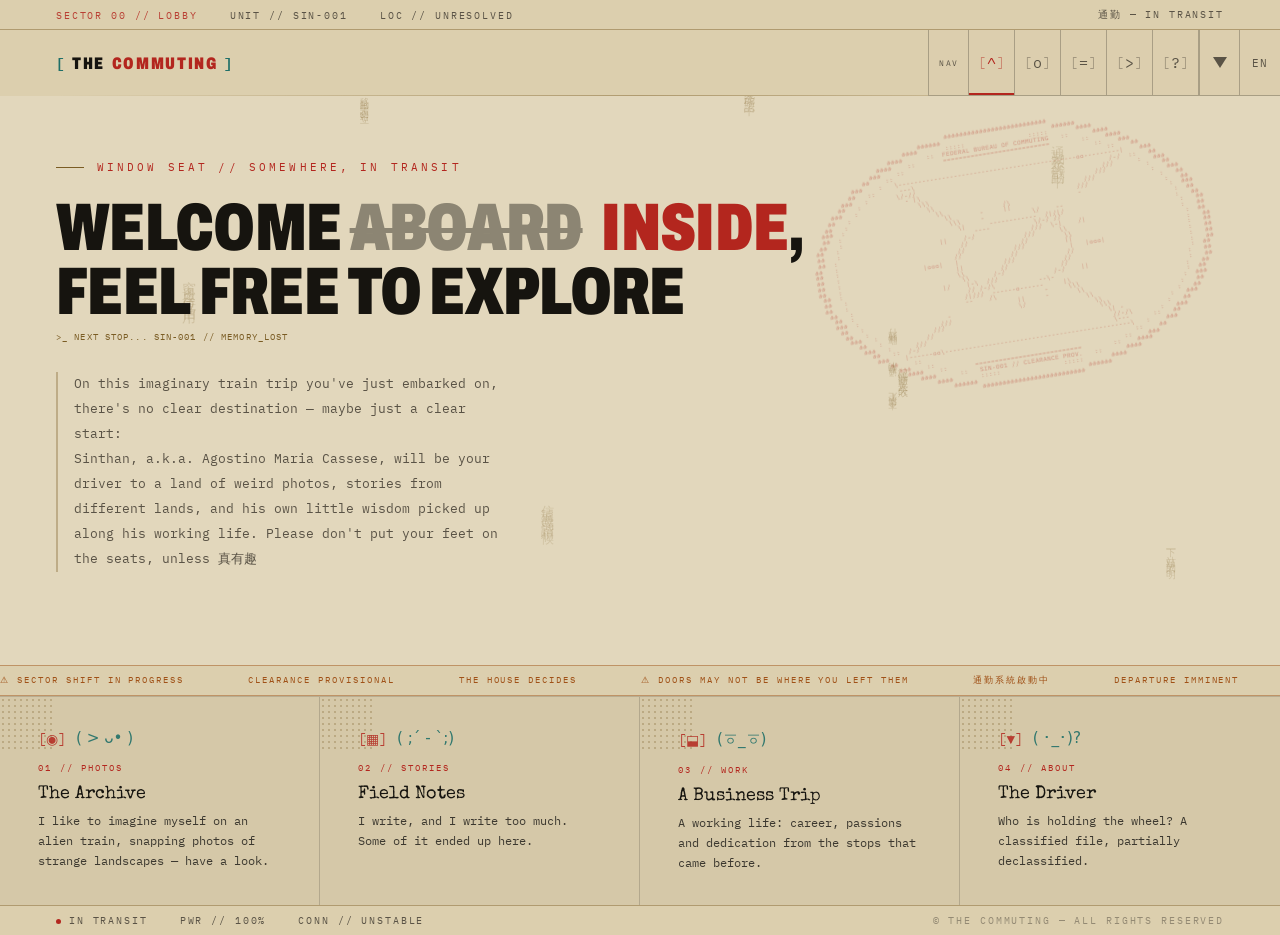
<file: index.html>
<!DOCTYPE html>
<html lang="en" data-theme="dark">
<head>
  <meta charset="UTF-8" />
  <meta name="viewport" content="width=device-width, initial-scale=1.0" />
  <title>The Commuting</title>
  <link rel="icon" type="image/x-icon" href="./assets/favicon.ico">
  <link rel="icon" type="image/png" sizes="32x32" href="./assets/favicon-32.png">
  <link rel="apple-touch-icon" href="./assets/favicon.png">
  <link rel="preconnect" href="https://fonts.googleapis.com">
  <link rel="preconnect" href="https://fonts.gstatic.com" crossorigin>
  <link href="https://fonts.googleapis.com/css2?family=Doto:ROND,wght@1,700&family=Share+Tech+Mono&family=Playfair+Display:wght@400;700&family=Archivo:wdth,wght@62..125,400..900&family=IBM+Plex+Mono:wght@400;500;600&family=Special+Elite&display=swap" rel="stylesheet">
  <link rel="stylesheet" href="./style/style.css">
  <link rel="stylesheet" href="./style/theme.css">

  <!-- resolve the theme before first paint, otherwise light-mode visitors
       get a black flash. Duplicates theme.js on purpose: it must run
       synchronously in <head>, before any stylesheet paints. -->
  <script>
    (function () {
      var p = null;
      try { p = localStorage.getItem('tc-theme'); } catch (e) {}
      if (p !== 'light' && p !== 'dark') {
        p = window.matchMedia('(prefers-color-scheme: light)').matches ? 'light' : 'dark';
      }
      document.documentElement.setAttribute('data-theme', p);
    })();
  </script>
</head>
<body>

  <div class="scanlines"></div>
  <div class="window-frame"></div>

  <!-- DECORATIVE CHINESE TEXT LAYER -->
  <div class="bg-chinese" aria-hidden="true">
    <span class="zh zh-1">通勤系統啟動中</span>
    <span class="zh zh-2">窗邊座位已佔用</span>
    <span class="zh zh-3">移動中請勿站立</span>
    <span class="zh zh-4">信號微弱請稍候</span>
    <span class="zh zh-5">路線未能確認中</span>
    <span class="zh zh-6">記憶體載入失敗</span>
    <span class="zh zh-7">通勤系統啟動中</span>
    <span class="zh zh-8">下一站目的不明</span>
  </div>

  <!-- BUREAU STAMP — ASCII seal, light theme only (see theme.css) -->
  <pre class="bureau-stamp" aria-hidden="true">                                     ##########################
                              ######                            ######
                          ####       :::::                :::::       ####
                      ####      ::  FEDERAL BUREAU OF COMMUTING   ::      ####
                   ####    ::       ===========================        ::    ####
                 ###    ::                                                ::    ###
               ##    ::                                                      ::    ##
            ###    :   \---------------------------------------------oo---------|    ###
           ##   ::      ---\                                                 /-/  ::   ##
         ###   :       \/-//                                               ///      :   ###
        ##   :           - |\                                            ///          :   ##
      ###   :               \\\                                       ///              :   ###
     ##   :                   \\                                    ///                  :   ##
    ##   :                      \\               /\                 -                     :   ##
   ###  :                         \\       -     ||                                        :  ###
   ##  :                           \\\     -            \/    --                            :  ##
  ##   :                             \|      ------------  /|/|/                            :   ##
 ##   :                                  ----           \/-/ //                              :   ##
 ##   :                         ||    /-/              ///  \-|    /|                        :   ##
 ##  :                               //              ///      \\                              :  ##
##   :                              //              //         \\                             :   ##
##   :                             //             ///          ||                             :   ##
##   :                     |ooo|   |             //             |   |ooo|                     :   ##
##   :                             ||          ///             //                             :   ##
##   :                             \\         //              //                              :   ##
 ##  :                              \\      /-/              //                               :  ##
 ##   :                        |/    |-\  ///              /-/    ||                         :   ##
 ##   :                              // /-/\           --\-                                  :   ##
  ##   :                            /|///  ------o------     |\                             :   ##
   ##  :                            --    /\            -     \\\                           :  ##
   ###  :                                        ||     -       \\                         :  ###
    ##   :                     -                 \/               \\                      :   ##
     ##   :                  ///                                    \\                   :   ##
      ###   :              ///                                       \\\               :   ###
        ##   :           //                                            \| -           :   ##
         ###   :      ///                                               //-/\       :   ###
           ##   ::  /-/                                                 \---      ::   ##
            ###    |------oo\-----------------------------------------------\   :    ###
               ##    ::                                                      ::    ##
                 ###    ::                                                ::    ###
                   ####    ::       ===========================        ::    ####
                      ####      ::   SIN-001 // CLEARANCE PROV.   ::      ####
                          ####       :::::                :::::       ####
                              ######                            ######
                                     ##########################</pre>

  <div class="site-wrapper">

    <!-- SYSTEM BAR -->
    <div class="sys-bar">
      <div class="sys-bar-left">
        <span class="sys-tag" data-flavour="sysTag">SYS:ONLINE</span>
        <span id="t-sys-unit">UNIT // SIN-001</span>
        <span id="t-sys-loc">LOC // UNRESOLVED</span>
      </div>
      <span>通勤 &mdash; <span id="t-sys-status">IN TRANSIT</span></span>
    </div>

    <!-- NAV -->
    <nav>
      <a href="./index.html" class="nav-logo">
        <span class="nav-logo-bracket">[</span>
        The <span class="nav-logo-title">Commuting</span>
        <span class="nav-logo-bracket">]</span>
      </a>
    </nav>

    <!-- CORNER PANEL -->
    <nav class="corner" id="corner" aria-label="Sections">
      <div class="cap">NAV</div>

      <button class="cell toggle" id="cornerToggle"
              aria-label="Open navigation" aria-expanded="false">
        <span class="br">[</span><span class="g">≡</span><span class="br">]</span>
      </button>

      <div class="stack">
        <a class="cell active" href="./index.html" aria-current="page" aria-label="HOME">
          <span class="br">[</span><span class="g">^</span><span class="br">]</span>
          <span class="lab"><span id="t-nav-home">HOME</span> <small>00</small></span>
        </a>
        <a class="cell" href="./photos.html" aria-label="PHOTOS">
          <span class="br">[</span><span class="g">o</span><span class="br">]</span>
          <span class="lab"><span id="t-nav-photos">PHOTOS</span> <small>01</small></span>
        </a>
        <a class="cell" href="./stories.html" aria-label="STORIES">
          <span class="br">[</span><span class="g">=</span><span class="br">]</span>
          <span class="lab"><span id="t-nav-stories">STORIES</span> <small>02</small></span>
        </a>
        <a class="cell" href="./work.html" aria-label="TECH">
          <span class="br">[</span><span class="g">&gt;</span><span class="br">]</span>
          <span class="lab"><span id="t-nav-work">TECH</span> <small>03</small></span>
        </a>
        <a class="cell" href="./about.html" aria-label="ABOUT">
          <span class="br">[</span><span class="g">?</span><span class="br">]</span>
          <span class="lab"><span id="t-nav-about">ABOUT</span> <small>04</small></span>
        </a>

        <div class="sep"></div>

        <div class="lang-wrap" id="themeWrap">
          <button class="cell util" id="themeBtn"
                  aria-haspopup="true" aria-expanded="false" aria-label="Change theme">
            <span class="g pyramid"></span>
          </button>
          <div class="lang-pane" id="themePane" role="menu" aria-label="Theme">
            <div class="lang-pane-cap">THE HOUSE SHIFTS</div>
            <button class="lang-opt" role="menuitem" data-theme-pref="auto">AUTO <small>system</small></button>
            <button class="lang-opt" role="menuitem" data-theme-pref="dark">DARK <small>in transit</small></button>
            <button class="lang-opt" role="menuitem" data-theme-pref="light">LIGHT <small>the bureau</small></button>
          </div>
        </div>

        <div class="lang-wrap" id="langWrap">
          <button class="cell util" id="langBtn"
                  aria-haspopup="true" aria-expanded="false" aria-label="Change language">
            <span id="lang-btn-label">EN</span>
          </button>
          <div class="lang-pane" id="langPane" role="menu" aria-label="Language">
            <div class="lang-pane-cap" id="t-nav-lang">LANGUAGE</div>
            <button class="lang-opt" role="menuitem" data-lang="en">EN <small>English</small></button>
            <button class="lang-opt" role="menuitem" data-lang="it">IT <small>Italiano</small></button>
            <button class="lang-opt" role="menuitem" data-lang="zh">中文 <small>繁體</small></button>
          </div>
        </div>
      </div>
    </nav>

    <!-- HERO -->
    <section class="hero">
      <div class="hero-jp" data-flavour="heroJp">通勤 — 窗邊座位 — 移動中</div>
      <p class="hero-eyebrow" id="t-hero-eyebrow">Window seat // somewhere, in transit</p>
      <h1 class="hero-title">WELCOME <em>ABOARD</em><span class="alt-word">INSIDE</span>,<br>FEEL FREE TO EXPLORE</h1>
      <p class="hero-code" id="t-hero-code">&gt;_ NEXT STOP... SIN-001 // MEMORY_LOST</p>
      <p class="hero-subtitle" id="t-hero-subtitle">
        In this imaginary train trip you just embarked, there's no clear destination, maybe just a clear start:<br>
        Sinthan a.k.a. Agostino Maria Cassese, will be your driver to a land of weird photos,
        stories from different lands and his own little wisdom from his personal career.
        Please don't put your feet on the seats unless 真有趣
      </p>
    </section>

    <!-- WARNING MARQUEE -->
    <div class="warn-strip">
      <div class="warn-strip-inner" id="marquee">
        <span>&#9888; SYSTEM ACTIVE</span>
        <span>ARCHIVE INITIALISED</span>
        <span>ROUTE UNRESOLVED</span>
        <span>WINDOW SEAT OCCUPIED</span>
        <span>SIGNAL WEAK</span>
        <span>通勤系統啟動中</span>
        <span>DEPARTURE IMMINENT</span>
        <span>NEXT STOP UNKNOWN</span>
        <span>MEMORY BANK LOADING</span>
        <span>PASSENGER DETECTED</span>
        <span>&#9888; DO NOT LEAN ON DOORS</span>
        <span>窗邊座位已佔用</span>
        <span>&#9888; SYSTEM ACTIVE</span>
        <span>ARCHIVE INITIALISED</span>
        <span>ROUTE UNRESOLVED</span>
        <span>WINDOW SEAT OCCUPIED</span>
        <span>SIGNAL WEAK</span>
        <span>通勤系統啟動中</span>
        <span>DEPARTURE IMMINENT</span>
        <span>NEXT STOP UNKNOWN</span>
        <span>MEMORY BANK LOADING</span>
        <span>PASSENGER DETECTED</span>
        <span>&#9888; DO NOT LEAN ON DOORS</span>
        <span>窗邊座位已佔用</span>
      </div>
    </div>

    <!-- CARDS -->
    <div class="cards">
      <div class="card" onclick="location.href='./photos.html'">
        <div class="card-head">
          <span class="card-icon" data-flavour="icon1">[⊙]</span>
          <span class="card-kaomoji">( > ᴗ• )</span>
        </div>
        <div class="card-number" id="t-card1-number">01 // PHOTOS</div>
        <div class="card-title" id="t-card1-title">The Archive</div>
        <p class="card-desc" id="t-card1-desc">I like to imagine myself in an alien train, taking photos of weird landscapes... take a peek!</p>
        <span class="card-arrow">→ ENTER</span>
      </div>
      <div class="card" onclick="location.href='./stories.html'">
        <div class="card-head">
          <span class="card-icon" data-flavour="icon2">[≡]</span>
          <span class="card-kaomoji">( ;´ - `;)</span>
        </div>
        <div class="card-number" id="t-card2-number">02 // STORIES</div>
        <div class="card-title" id="t-card2-title">Field Notes</div>
        <p class="card-desc" id="t-card2-desc">I write and I write too much, you can find some of that, here.</p>
        <span class="card-arrow">→ ENTER</span>
      </div>
      <div class="card" onclick="location.href='./work.html'">
        <div class="card-head">
          <span class="card-icon" data-flavour="icon3">[⊞]</span>
          <span class="card-kaomoji">(ㆆ_ㆆ)</span>
        </div>
        <div class="card-number" id="t-card3-number">03 // WORK</div>
        <div class="card-title" id="t-card3-title">A Business Trip</div>
        <p class="card-desc" id="t-card3-desc">Professional career, passions and dedication in the previous stops of my life.</p>
        <span class="card-arrow">→ ENTER</span>
      </div>
      <div class="card" onclick="location.href='./about.html'">
        <div class="card-head">
          <span class="card-icon" data-flavour="icon4">[?]</span>
          <span class="card-kaomoji">( ･_･)?</span>
        </div>
        <div class="card-number" id="t-card4-number">04 // ABOUT</div>
        <div class="card-title" id="t-card4-title">The Driver</div>
        <p class="card-desc" id="t-card4-desc">Who is holding the wheel? Classified file, partially declassified.</p>
        <span class="card-arrow">→ ENTER</span>
      </div>
    </div>

    <!-- STATUS BAR -->
    <div class="status-bar">
      <div class="status-left">
        <span><span class="status-dot"></span><span id="t-status-transit">In transit</span></span>
        <span id="t-status-pwr">PWR // 100%</span>
        <span id="t-status-conn">CONN // UNSTABLE</span>
      </div>
      <span class="status-right" id="t-status-copyright">&copy; The Commuting — All rights reserved</span>
    </div>

  </div>

  <script src="./scripts/theme.js"></script>
  <script src="./scripts/nav.js"></script>
  <script src="./scripts/translations.js"></script>

</body>
</html>
</file>
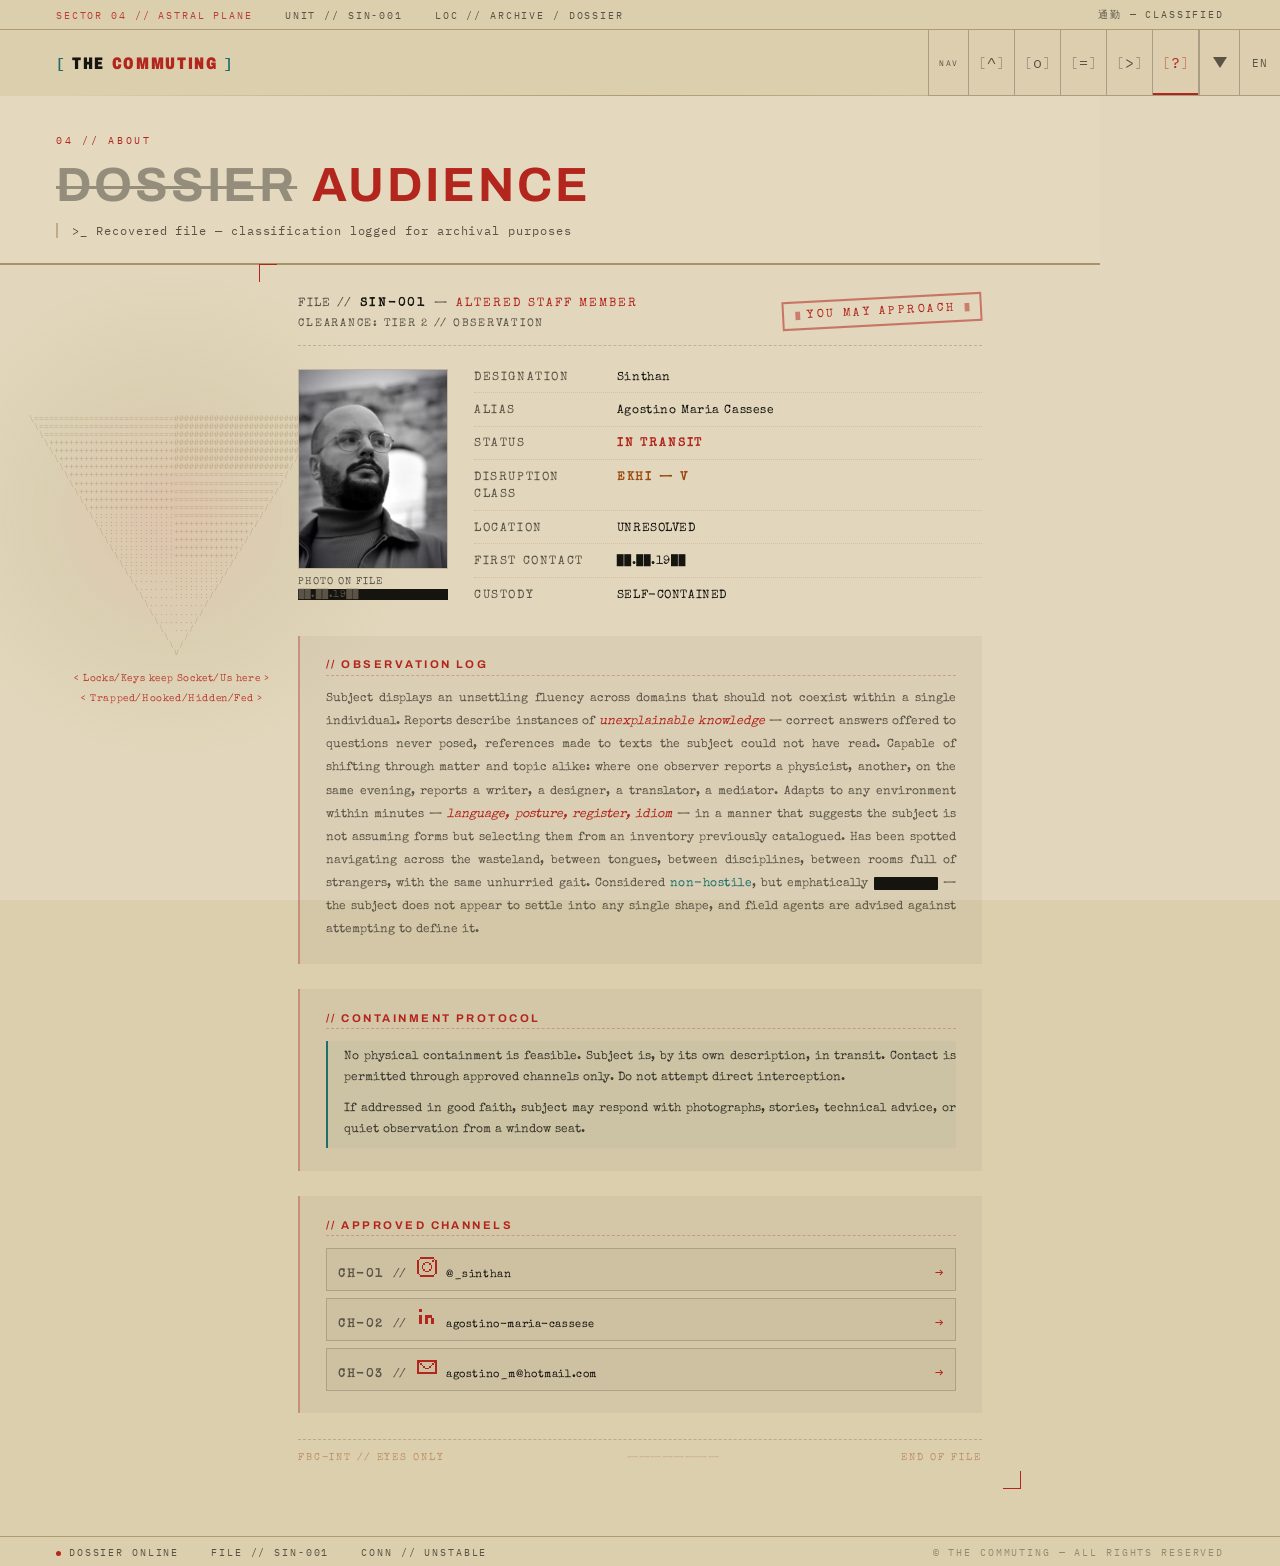
<file: about.html>
<!DOCTYPE html>
<html lang="en" data-theme="dark">
<head>
  <meta charset="UTF-8" />
  <meta name="viewport" content="width=device-width, initial-scale=1.0" />
  <title>The Commuting — File: SIN-001</title>
  <link rel="icon" type="image/x-icon" href="./assets/favicon.ico">
  <link rel="icon" type="image/png" sizes="32x32" href="./assets/favicon-32.png">
  <link rel="apple-touch-icon" href="./assets/favicon.png">
  <link rel="preconnect" href="https://fonts.googleapis.com">
  <link rel="preconnect" href="https://fonts.gstatic.com" crossorigin>
  <link href="https://fonts.googleapis.com/css2?family=Doto:ROND,wght@1,700&family=Share+Tech+Mono&family=Special+Elite&family=Playfair+Display:wght@400;700&family=Archivo:wdth,wght@62..125,400..900&family=IBM+Plex+Mono:wght@400;500;600&display=swap" rel="stylesheet">
  <link rel="stylesheet" href="./style/style.css">
  <link rel="stylesheet" href="./style/about.css">
  <link rel="stylesheet" href="./style/theme.css">
  <link rel="stylesheet" href="./style/theme-about.css">

  <!-- resolve the theme before first paint -->
  <script>
    (function () {
      var p = null;
      try { p = localStorage.getItem('tc-theme'); } catch (e) {}
      if (p !== 'light' && p !== 'dark') {
        p = window.matchMedia('(prefers-color-scheme: light)').matches ? 'light' : 'dark';
      }
      document.documentElement.setAttribute('data-theme', p);
    })();
  </script>
</head>
<body>

  <div class="scanlines"></div>
  <div class="window-frame"></div>

  <!-- THE BOARD — light theme only (see theme-about.css) -->
  <div class="board-figure">
    <pre class="board-pyramid" aria-hidden="true">  \============================#############################/
   \===========================############################/
    \==========================###########################/
     \+++++++++++++++++++++++++##########################/
      \++++++++++++++++++++++++#########################/
       \+++++++++++++++++++++++########################/
        \++++++++++++++++++++++#######################/
         \+++++++++++++++++++++======================/
          \++++++++++++++++++++=====================/
           \+++++++++++++++++++====================/
            \++++++++++++++++++===================/
             \+++++++++++++++++==================/
              \::::::::::::::::=================/
               \:::::::::::::::++++++++++++++++/
                \::::::::::::::+++++++++++++++/
                 \:::::::::::::++++++++++++++/
                  \::::::::::::+++++++++++++/
                   \:::::::::::++++++++++++/
                    \:::::::::::::::::::::/
                     \:::::::::::::::::::/
                      \........:::::::::/
                       \.......::::::::/
                        \......:::::::/
                         \.........../
                          \........./
                           \......./
                            \  .../
                             \   /
                              \ /
                               V</pre>
    <p class="board-speech">
      &lt; Locks/Keys keep Socket/Us here &gt;<br>
      &lt; Trapped/Hooked/Hidden/Fed &gt;
    </p>
  </div>

  <div class="site-wrapper">

    <!-- SYSTEM BAR -->
    <div class="sys-bar">
      <div class="sys-bar-left">
        <span class="sys-tag" data-flavour="sysTagAbout">SYS:ONLINE</span>
        <span>UNIT // SIN-001</span>
        <span>LOC // ARCHIVE / DOSSIER</span>
      </div>
      <span>通勤 &mdash; CLASSIFIED</span>
    </div>

    <!-- NAV -->
    <nav>
      <a href="./index.html" class="nav-logo">
        <span class="nav-logo-bracket">[</span>
        The <span class="nav-logo-title">Commuting</span>
        <span class="nav-logo-bracket">]</span>
      </a>
    </nav>

    <!-- CORNER PANEL -->
    <nav class="corner" id="corner" aria-label="Sections">
      <div class="cap">NAV</div>

      <button class="cell toggle" id="cornerToggle"
              aria-label="Open navigation" aria-expanded="false">
        <span class="br">[</span><span class="g">≡</span><span class="br">]</span>
      </button>

      <div class="stack">
        <a class="cell" href="./index.html" aria-label="HOME">
          <span class="br">[</span><span class="g">^</span><span class="br">]</span>
          <span class="lab"><span id="t-nav-home">HOME</span> <small>00</small></span>
        </a>
        <a class="cell" href="./photos.html" aria-label="PHOTOS">
          <span class="br">[</span><span class="g">o</span><span class="br">]</span>
          <span class="lab"><span id="t-nav-photos">PHOTOS</span> <small>01</small></span>
        </a>
        <a class="cell" href="./stories.html" aria-label="STORIES">
          <span class="br">[</span><span class="g">=</span><span class="br">]</span>
          <span class="lab"><span id="t-nav-stories">STORIES</span> <small>02</small></span>
        </a>
        <a class="cell" href="./work.html" aria-label="TECH">
          <span class="br">[</span><span class="g">&gt;</span><span class="br">]</span>
          <span class="lab"><span id="t-nav-work">TECH</span> <small>03</small></span>
        </a>
        <a class="cell active" href="./about.html" aria-current="page" aria-label="ABOUT">
          <span class="br">[</span><span class="g">?</span><span class="br">]</span>
          <span class="lab"><span id="t-nav-about">ABOUT</span> <small>04</small></span>
        </a>

        <div class="sep"></div>

        <div class="lang-wrap" id="themeWrap">
          <button class="cell util" id="themeBtn"
                  aria-haspopup="true" aria-expanded="false" aria-label="Change theme">
            <span class="g pyramid"></span>
          </button>
          <div class="lang-pane" id="themePane" role="menu" aria-label="Theme">
            <div class="lang-pane-cap">THE HOUSE SHIFTS</div>
            <button class="lang-opt" role="menuitem" data-theme-pref="auto">AUTO <small>system</small></button>
            <button class="lang-opt" role="menuitem" data-theme-pref="dark">DARK <small>in transit</small></button>
            <button class="lang-opt" role="menuitem" data-theme-pref="light">LIGHT <small>the bureau</small></button>
          </div>
        </div>

        <div class="lang-wrap" id="langWrap">
          <button class="cell util" id="langBtn"
                  aria-haspopup="true" aria-expanded="false" aria-label="Change language">
            <span id="lang-btn-label">EN</span>
          </button>
          <div class="lang-pane" id="langPane" role="menu" aria-label="Language">
            <div class="lang-pane-cap" id="t-nav-lang">LANGUAGE</div>
            <div class="lang-pane-cap board-cap">YOU WILL HEAR US IN</div>
            <button class="lang-opt" role="menuitem" data-lang="en">EN <small>English</small></button>
            <button class="lang-opt" role="menuitem" data-lang="it">IT <small>Italiano</small></button>
            <button class="lang-opt" role="menuitem" data-lang="zh">中文 <small>繁體</small></button>
          </div>
        </div>
      </div>
    </nav>

    <!-- PAGE HEADER -->
    <div class="about-header">
      <p class="about-eyebrow">04 // ABOUT</p>
      <h1 class="about-title"><em aria-hidden="true">DOSSIER</em><span class="alt-word">AUDIENCE</span></h1>
      <p class="about-sub" data-t="aboutSub">&gt;_ Recovered file &mdash; classification logged for archival purposes</p>
    </div>

    <!-- DOSSIER -->
    <main class="dossier-wrap">
      <article class="dossier" aria-labelledby="dossier-title">

        <!-- DOSSIER HEADER -->
        <header class="dossier-head">
          <div class="dossier-head-left">
            <div class="dossier-id" id="dossier-title">
              <span class="dossier-id-label">FILE //</span>
              <span class="dossier-id-val">SIN-001</span>
              <span class="dossier-id-sep">&mdash;</span>
              <span class="dossier-id-tag" data-t="aboutFileTag">ALTERED STAFF MEMBER</span>
            </div>
            <div class="dossier-clearance" data-t="aboutClearance">CLEARANCE: TIER 2 // OBSERVATION</div>
          </div>
          <div class="dossier-stamp">
            <span class="stamp-marks">&#9608;</span>
            <span class="stamp-text" data-t="aboutStampClassified">CLASSIFIED</span>
            <span class="stamp-text board-stamp">YOU MAY APPROACH</span>
            <span class="stamp-marks">&#9608;</span>
          </div>
        </header>

        <!-- DOSSIER GRID — portrait + meta -->
        <section class="dossier-grid">

          <div class="dossier-portrait">
            <div class="portrait-frame">
              <img src="./assets/propic.webp" alt="Subject photograph — SIN-001" class="portrait-img" />
              <div class="portrait-scan"></div>
            </div>
            <div class="portrait-caption">
              <span data-t="aboutPortraitCap">PHOTO ON FILE</span>
              <span class="portrait-redact">&#9608;&#9608;.&#9608;&#9608;.19&#9608;&#9608;</span>
            </div>
          </div>

          <div class="dossier-meta">
            <div class="meta-row">
              <span class="meta-label" data-t="aboutMetaDesignation">DESIGNATION</span>
              <span class="meta-val">Sinthan</span>
            </div>
            <div class="meta-row">
              <span class="meta-label" data-t="aboutMetaAlias">ALIAS</span>
              <span class="meta-val">Agostino Maria Cassese</span>
            </div>
            <div class="meta-row">
              <span class="meta-label" data-t="aboutMetaStatus">STATUS</span>
              <span class="meta-val meta-val--accent" data-t="aboutMetaStatusVal">IN TRANSIT</span>
            </div>
            <div class="meta-row">
              <span class="meta-label" data-t="aboutMetaDisruption">DISRUPTION CLASS</span>
              <span class="meta-val meta-val--warn">EKHI &mdash; V</span>
            </div>
            <div class="meta-row">
              <span class="meta-label" data-t="aboutMetaLocation">LOCATION</span>
              <span class="meta-val" data-t="aboutMetaLocationVal">UNRESOLVED</span>
            </div>
            <div class="meta-row">
              <span class="meta-label" data-t="aboutMetaContact">FIRST CONTACT</span>
              <span class="meta-val">&#9608;&#9608;.&#9608;&#9608;.19&#9608;&#9608;</span>
            </div>
            <div class="meta-row">
              <span class="meta-label" data-t="aboutMetaCustody">CUSTODY</span>
              <span class="meta-val" data-t="aboutMetaCustodyVal">SELF-CONTAINED</span>
            </div>
          </div>

        </section>

        <!-- OBSERVATION LOG -->
        <section class="dossier-section">
          <h2 class="section-label" data-t="aboutObsLabel">// OBSERVATION LOG</h2>
          <div class="obs-log" data-t="aboutObsBody">
            Subject displays an unsettling fluency across domains that should not coexist within a single individual. Reports describe instances of <em>unexplainable knowledge</em> &mdash; correct answers offered to questions never posed, references made to texts the subject could not have read. Capable of shifting through matter and topic alike: where one observer reports a physicist, another, on the same evening, reports a writer, a designer, a translator, a mediator. Adapts to any environment within minutes &mdash; <em>language, posture, register, idiom</em> &mdash; in a manner that suggests the subject is not assuming forms but selecting them from an inventory previously catalogued. Has been spotted navigating across the wasteland, between tongues, between disciplines, between rooms full of strangers, with the same unhurried gait. Considered <em class="obs-green">non-hostile</em>, but emphatically <span class="redacted">&#9608;&#9608;&#9608;&#9608;&#9608;&#9608;&#9608;</span> &mdash; the subject does not appear to settle into any single shape, and field agents are advised against attempting to define it.
          </div>
        </section>

        <!-- CONTAINMENT NOTE -->
        <section class="dossier-section">
          <h2 class="section-label" data-t="aboutContainmentLabel">// CONTAINMENT PROTOCOL</h2>
          <div class="containment-note">
            <p data-t="aboutContainmentP1">No physical containment is feasible. Subject is, by its own description, in transit. Contact is permitted through approved channels only. Do not attempt direct interception.</p>
            <p data-t="aboutContainmentP2">If addressed in good faith, subject may respond with photographs, stories, technical advice, or quiet observation from a window seat.</p>
          </div>
        </section>

        <!-- APPROVED CHANNELS -->
        <section class="dossier-section">
          <h2 class="section-label" data-t="aboutChannelsLabel">// APPROVED CHANNELS</h2>
          <div class="channels">
            <a class="channel" href="https://www.instagram.com/_sinthan/" target="_blank" rel="noopener">
              <span class="channel-id">CH-01</span>
              <span class="channel-sep">//</span>
              <span class="channel-icon" aria-label="Instagram">
                <svg width="20" height="20" viewBox="0 0 13 13" xmlns="http://www.w3.org/2000/svg" shape-rendering="crispEdges" aria-hidden="true">
                  <rect x="2" y="0" width="9" height="1"/>
                  <rect x="0" y="2" width="1" height="9"/>
                  <rect x="12" y="2" width="1" height="9"/>
                  <rect x="2" y="12" width="9" height="1"/>
                  <rect x="1" y="1" width="1" height="1"/>
                  <rect x="11" y="1" width="1" height="1"/>
                  <rect x="1" y="11" width="1" height="1"/>
                  <rect x="11" y="11" width="1" height="1"/>
                  <rect x="5" y="3" width="3" height="1"/>
                  <rect x="4" y="4" width="1" height="1"/>
                  <rect x="8" y="4" width="1" height="1"/>
                  <rect x="3" y="5" width="1" height="3"/>
                  <rect x="9" y="5" width="1" height="3"/>
                  <rect x="4" y="8" width="1" height="1"/>
                  <rect x="8" y="8" width="1" height="1"/>
                  <rect x="5" y="9" width="3" height="1"/>
                  <rect x="10" y="2" width="1" height="1"/>
                </svg>
              </span>
              <span class="channel-handle">@_sinthan</span>
              <span class="channel-arrow">&rarr;</span>
            </a>
            <a class="channel" href="https://www.linkedin.com/in/agostino-maria-cassese-4b3085217/" target="_blank" rel="noopener">
              <span class="channel-id">CH-02</span>
              <span class="channel-sep">//</span>
              <span class="channel-icon" aria-label="LinkedIn">
                <svg width="20" height="20" viewBox="0 0 13 13" xmlns="http://www.w3.org/2000/svg" shape-rendering="crispEdges" aria-hidden="true">
                  <rect x="1" y="1" width="2" height="2"/>
                  <rect x="1" y="5" width="2" height="6"/>
                  <rect x="5" y="7" width="2" height="4"/>
                  <rect x="5" y="5" width="5" height="2"/>
                  <rect x="9" y="7" width="2" height="4"/>
                </svg>
              </span>
              <span class="channel-handle">agostino-maria-cassese</span>
              <span class="channel-arrow">&rarr;</span>
            </a>
            <a class="channel" href="mailto:agostino_m@hotmail.com">
              <span class="channel-id">CH-03</span>
              <span class="channel-sep">//</span>
              <span class="channel-icon" aria-label="Email">
                <svg width="20" height="20" viewBox="0 0 13 13" xmlns="http://www.w3.org/2000/svg" shape-rendering="crispEdges" aria-hidden="true">
                  <rect x="0" y="2" width="13" height="1"/>
                  <rect x="0" y="10" width="13" height="1"/>
                  <rect x="0" y="2" width="1" height="9"/>
                  <rect x="12" y="2" width="1" height="9"/>
                  <rect x="1" y="3" width="1" height="1"/>
                  <rect x="2" y="4" width="1" height="1"/>
                  <rect x="3" y="5" width="1" height="1"/>
                  <rect x="4" y="6" width="1" height="1"/>
                  <rect x="5" y="7" width="3" height="1"/>
                  <rect x="8" y="6" width="1" height="1"/>
                  <rect x="9" y="5" width="1" height="1"/>
                  <rect x="10" y="4" width="1" height="1"/>
                  <rect x="11" y="3" width="1" height="1"/>
                </svg>
              </span>
              <span class="channel-handle">agostino_m@hotmail.com</span>
              <span class="channel-arrow">&rarr;</span>
            </a>
          </div>
        </section>

        <!-- FOOTER STRIP -->
        <footer class="dossier-foot">
          <span data-t="aboutFootLeft">FBC-INT // EYES ONLY</span>
          <span class="dossier-foot-sep">&mdash;&mdash;&mdash;&mdash;&mdash;&mdash;&mdash;&mdash;</span>
          <span data-t="aboutFootRight">END OF FILE</span>
        </footer>

      </article>
    </main>

    <!-- STATUS BAR -->
    <div class="status-bar">
      <div class="status-left">
        <span><span class="status-dot"></span><span data-t="aboutStatusDossier">Dossier online</span></span>
        <span data-t="aboutStatusFile">FILE // SIN-001</span>
        <span>CONN // UNSTABLE</span>
      </div>
      <span class="status-right">&copy; The Commuting &mdash; All rights reserved</span>
    </div>

  </div>

  <script src="./scripts/theme.js"></script>
  <script src="./scripts/translations.js"></script>
  <script src="./scripts/nav.js"></script>

</body>
</html>
</file>
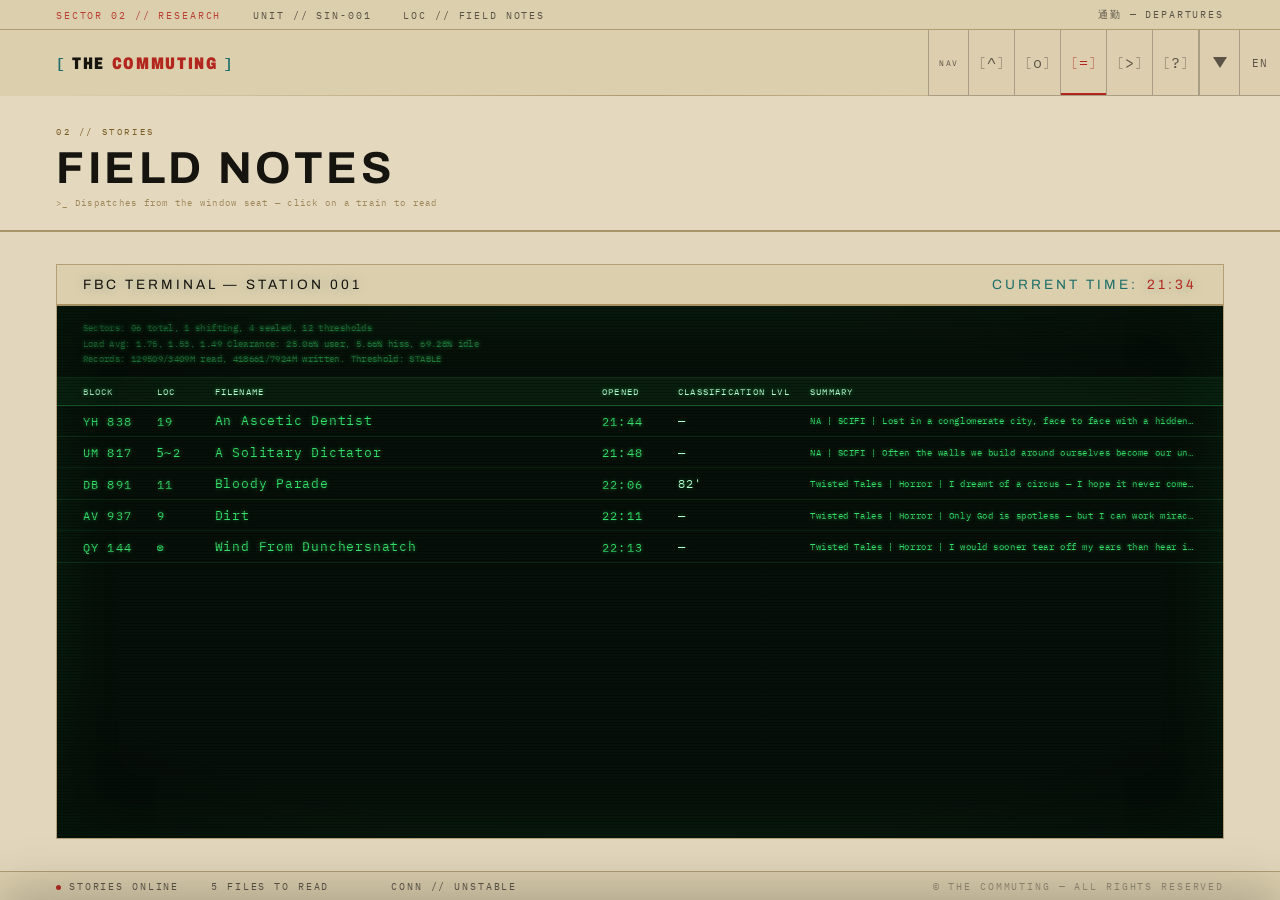
<file: stories.html>
<!DOCTYPE html>
<html lang="en" data-theme="dark">
<head>
  <meta charset="UTF-8" />
  <meta name="viewport" content="width=device-width, initial-scale=1.0" />
  <title>The Commuting — Field Notes</title>
  <link rel="icon" type="image/x-icon" href="./assets/favicon.ico">
  <link rel="icon" type="image/png" sizes="32x32" href="./assets/favicon-32.png">
  <link rel="apple-touch-icon" href="./assets/favicon.png">
  <link rel="preconnect" href="https://fonts.googleapis.com">
  <link rel="preconnect" href="https://fonts.gstatic.com" crossorigin>
  <link href="https://fonts.googleapis.com/css2?family=Doto:ROND,wght@1,700&family=Share+Tech+Mono&family=Playfair+Display:wght@400;700&family=Archivo:wdth,wght@62..125,400..900&family=IBM+Plex+Mono:wght@400;500;600&family=Special+Elite&display=swap" rel="stylesheet">
  <link rel="stylesheet" href="./style/style.css">
  <link rel="stylesheet" href="./style/stories.css">
  <link rel="stylesheet" href="./style/theme.css">
  <link rel="stylesheet" href="./style/theme-stories.css">

  <!-- resolve the theme before first paint -->
  <script>
    (function () {
      var p = null;
      try { p = localStorage.getItem('tc-theme'); } catch (e) {}
      if (p !== 'light' && p !== 'dark') {
        p = window.matchMedia('(prefers-color-scheme: light)').matches ? 'light' : 'dark';
      }
      document.documentElement.setAttribute('data-theme', p);
    })();
  </script>
</head>
<body>

  <div class="scanlines"></div>
  <div class="window-frame"></div>

  <!-- CASE FILE COVER SHEET — light theme only (see theme-stories.css) -->
  <pre class="cover-sheet" aria-hidden="true">FEDERAL BUREAU OF COMMUTING
RESEARCH SECTOR // ARCHIVE OF DECLASSIFIED MATTER
==============================================================================

        CASE FILE COVER SHEET
        ------------------------------------------------

  CASE NO. ....... [            ]     BRACKET ..... [  3  ]
  FILED BY ....... SIN-001            STATION ..... UNKNOWN
  ORIGIN LANG .... IT                 EXPOSURE .... [   ] MIN
  STATUS ......... DECLASSIFIED

  +----------------------------------------------------------+
  |  SUMMARY OF CONTENTS                                     |
  |  ....................................................    |
  |  ....................................................    |
  |  ....................................................    |
  +----------------------------------------------------------+

  [X] APPROVED FOR RELEASE          [ ] EYES ONLY
  [ ] PENDING REVIEW                [X] OBSERVATION CONTINUES

  RETAIN IN SECTOR. DO NOT REMOVE FROM THE OLDEST TRAIN.
==============================================================================
        THE TEXT IS NOT THE EVENT. THE TEXT IS THE RECORD.</pre>

  <div class="site-wrapper">

    <!-- SYSTEM BAR -->
    <div class="sys-bar">
      <div class="sys-bar-left">
        <span class="sys-tag" data-flavour="sysTagStories">SYS:ONLINE</span>
        <span>UNIT // SIN-001</span>
        <span>LOC // FIELD NOTES</span>
      </div>
      <span>通勤 &mdash; DEPARTURES</span>
    </div>

    <!-- NAV -->
    <nav>
      <a href="./index.html" class="nav-logo">
        <span class="nav-logo-bracket">[</span>
        The <span class="nav-logo-title">Commuting</span>
        <span class="nav-logo-bracket">]</span>
      </a>
    </nav>

    <!-- CORNER PANEL -->
    <nav class="corner" id="corner" aria-label="Sections">
      <div class="cap">NAV</div>

      <button class="cell toggle" id="cornerToggle"
              aria-label="Open navigation" aria-expanded="false">
        <span class="br">[</span><span class="g">≡</span><span class="br">]</span>
      </button>

      <div class="stack">
        <a class="cell" href="./index.html" aria-label="HOME">
          <span class="br">[</span><span class="g">^</span><span class="br">]</span>
          <span class="lab"><span id="t-nav-home">HOME</span> <small>00</small></span>
        </a>
        <a class="cell" href="./photos.html" aria-label="PHOTOS">
          <span class="br">[</span><span class="g">o</span><span class="br">]</span>
          <span class="lab"><span id="t-nav-photos">PHOTOS</span> <small>01</small></span>
        </a>
        <a class="cell active" href="./stories.html" aria-current="page" aria-label="STORIES">
          <span class="br">[</span><span class="g">=</span><span class="br">]</span>
          <span class="lab"><span id="t-nav-stories">STORIES</span> <small>02</small></span>
        </a>
        <a class="cell" href="./work.html" aria-label="TECH">
          <span class="br">[</span><span class="g">&gt;</span><span class="br">]</span>
          <span class="lab"><span id="t-nav-work">TECH</span> <small>03</small></span>
        </a>
        <a class="cell" href="./about.html" aria-label="ABOUT">
          <span class="br">[</span><span class="g">?</span><span class="br">]</span>
          <span class="lab"><span id="t-nav-about">ABOUT</span> <small>04</small></span>
        </a>

        <div class="sep"></div>

        <div class="lang-wrap" id="themeWrap">
          <button class="cell util" id="themeBtn"
                  aria-haspopup="true" aria-expanded="false" aria-label="Change theme">
            <span class="g pyramid"></span>
          </button>
          <div class="lang-pane" id="themePane" role="menu" aria-label="Theme">
            <div class="lang-pane-cap">THE HOUSE SHIFTS</div>
            <button class="lang-opt" role="menuitem" data-theme-pref="auto">AUTO <small>system</small></button>
            <button class="lang-opt" role="menuitem" data-theme-pref="dark">DARK <small>in transit</small></button>
            <button class="lang-opt" role="menuitem" data-theme-pref="light">LIGHT <small>the bureau</small></button>
          </div>
        </div>

        <div class="lang-wrap" id="langWrap">
          <button class="cell util" id="langBtn"
                  aria-haspopup="true" aria-expanded="false" aria-label="Change language">
            <span id="lang-btn-label">EN</span>
          </button>
          <div class="lang-pane" id="langPane" role="menu" aria-label="Language">
            <div class="lang-pane-cap" id="t-nav-lang">LANGUAGE</div>
            <button class="lang-opt" role="menuitem" data-lang="en">EN <small>English</small></button>
            <button class="lang-opt" role="menuitem" data-lang="it">IT <small>Italiano</small></button>
            <button class="lang-opt" role="menuitem" data-lang="zh">中文 <small>繁體</small></button>
          </div>
        </div>
      </div>
    </nav>

    <!-- PAGE HEADER -->
    <div class="stories-header">
      <p class="stories-eyebrow">02 // STORIES</p>
      <h1 class="stories-title">FIELD NOTES</h1>
      <p class="stories-sub" id="t-stories-sub">&gt;_ Dispatches from the window seat &mdash; click on a train to read</p>
    </div>

    <!-- DEPARTURES BOARD -->
    <div class="departures-wrap">

      <!-- BOARD HEADER -->
      <div class="board-header">
        <div class="board-station" data-flavour="stationName">UNKNOWN CITY STATION</div>
        <div class="board-time-wrap">
          <span class="board-time-label">CURRENT TIME:</span>
          <span class="board-time" id="board-clock">--:--</span>
        </div>
      </div>

      <!-- BOARD TABLE -->
      <div class="board-table-wrap">

        <!-- TERMINAL READOUT — light theme only, decorative, untranslated -->
        <div class="crt-readout" aria-hidden="true">
          <span>Sectors: 06 total, 1 shifting, 4 sealed, 12 thresholds</span>
          <span>Load Avg: 1.75, 1.53, 1.49   Clearance: 25.06% user, 5.66% hiss, 69.28% idle</span>
          <span>Records: 129509/3409M read, 418661/7924M written.  Threshold: STABLE</span>
        </div>
        <div class="board-col-headers">
          <span class="col-train">TRAIN</span>
          <span class="col-platform">PLATFORM</span>
          <span class="col-dest">DESTINATION</span>
          <span class="col-time">TIME</span>
          <span class="col-delay">DELAY</span>
          <span class="col-info">INFORMATION</span>

          <!-- Bureau vocabulary for the same six columns. Untranslated by
               design, so translations.js and the theme never collide. -->
          <span class="col-train  bureau-head">BLOCK</span>
          <span class="col-platform bureau-head">LOC</span>
          <span class="col-dest   bureau-head">FILENAME</span>
          <span class="col-time   bureau-head">OPENED</span>
          <span class="col-delay  bureau-head">CLASSIFICATION LVL</span>
          <span class="col-info   bureau-head">SUMMARY</span>
        </div>
        <div class="board-rows" id="board-rows">
          <!-- injected by JS -->
        </div>
      </div>

    </div>

    <!-- STATUS BAR -->
    <div class="status-bar">
      <div class="status-left">
        <span><span class="status-dot"></span>Stories online</span>
        <span id="status-train-count">— trains to read</span>
        <span>CONN // UNSTABLE</span>
      </div>
      <span class="status-right">&copy; The Commuting — All rights reserved</span>
    </div>

  </div>

  <!-- BOTTOM DRAWER -->
  <div class="story-drawer" id="story-drawer">
    <div class="story-drawer-inner">

      <!-- DRAWER HEADER -->
      <div class="story-drawer-header">
        <div class="story-drawer-meta">
          <span class="lbl-bureau">BLOCK</span>
          <span class="story-drawer-train" id="drawer-train">--</span>
          <span class="story-drawer-sep">//</span>
          <span class="story-drawer-platform"><span class="lbl-transit">PLATFORM</span><span class="lbl-bureau">LOC</span> <span id="drawer-platform">--</span></span>
          <span class="story-drawer-sep">//</span>
          <span class="lbl-bureau">OPENED</span>
          <span class="story-drawer-time" id="drawer-time">--:--</span>
          <span class="story-drawer-delay" id="drawer-delay-badge"></span>
        </div>
        <button class="story-drawer-close" id="story-drawer-close" aria-label="Close">X</button>
      </div>

      <!-- STORY TITLE -->
      <div class="story-drawer-title-wrap">
        <div class="story-drawer-dest" id="drawer-dest">—</div>
        <div class="story-drawer-quote" id="drawer-quote"></div>
      </div>

      <!-- STORY BODY -->
      <div class="story-body-scroll">
        <div class="story-body-text" id="story-body-text">
          <div class="story-loading" id="story-loading">LOADING...</div>
        </div>
      </div>

    </div>
  </div>

  <!-- DRAWER BACKDROP -->
  <div class="story-backdrop" id="story-backdrop"></div>

  <script src="./scripts/theme.js"></script>
  <script src="./scripts/translations.js"></script>
  <script src="./scripts/nav.js"></script>
  <script src="./scripts/stories.js"></script>

</body>
</html>
</file>
<file: style/style.css>
*, *::before, *::after { box-sizing: border-box; margin: 0; padding: 0; }

:root {
  --bg:            #080808;
  --glass-bg:      rgba(255,255,255,0.03);
  --glass-border:  rgba(255,255,255,0.08);
  --text-primary:  #eeeae0;
  --text-muted:    #a8b8ae;
  --accent:        #7b5ea7;
  --accent-bright: #a87fd4;
  --accent-dim:    rgba(123,94,167,0.15);
  --dot-color:     rgba(255,255,255,0.06);
  --green:         #4a8c5c;
  --text-card-desc:#c4cecc;

  /* ── channel tokens: let alpha be composed instead of hardcoded ── */
  --bg-rgb:            8,8,8;
  --accent-rgb:        123,94,167;
  --accent-bright-rgb: 168,127,212;
  --green-rgb:         74,140,92;
  --alarm:             #c0392b;
  --alarm-rgb:         192,57,43;
  /* surface lift: what a highlight is made of. White on a screen, ink on paper. */
  --lift-rgb:          255,255,255;

  /* ── surface tokens ── */
  --chrome:       var(--bg);                 /* solid strips behind chrome */
  --dot-size:     18px;
  --wash:         rgba(8,8,8,0.70);          /* wallpaper overlay */
  --frame:        rgba(8,8,10,0.97);         /* window-frame border */
  --frame-shadow: inset 0 0 80px rgba(0,0,0,0.8), inset 0 0 2px rgba(123,94,167,0.15);
  --vignette:
    radial-gradient(ellipse 75% 55% at 50% 50%, transparent 35%, rgba(0,0,0,0.65) 100%),
    radial-gradient(ellipse 120% 22% at 50% 0%,   rgba(0,0,0,0.75) 0%, transparent 80%),
    radial-gradient(ellipse 120% 22% at 50% 100%, rgba(0,0,0,0.75) 0%, transparent 80%);
  --grain:
    repeating-linear-gradient(to bottom,
      transparent 0px, transparent 3px,
      rgba(0,0,0,0.10) 3px, rgba(0,0,0,0.10) 4px);
  --grain-size:  auto;
  --grain-blend: normal;

  /* ── type roles ── */
  --font-display:    'Doto', monospace;
  --font-mono:       'Share Tech Mono', monospace;
  --font-human:      'Playfair Display', serif;
  --display-weight:  700;
  --display-stretch: 100%;
  --display-track:   0.06em;
  --display-lh:      1.15;
  --display-size:    clamp(0.9rem, 3.2vw, 3.2rem);
  --display-case:    none;

  /* ── corner panel ── */
  --chrome-panel: rgba(12,12,14,0.94);
  --chrome-lift:  rgba(123,94,167,0.14);
  --chrome-line:  rgba(123,94,167,0.28);

  --alt-word: none;   /* dual-word strike, light theme only */

  /* ── top band geometry ── */
  --sysbar-h: 30px;
  --nav-h:    66px;
}

html { scroll-behavior: smooth; }

body {
  background-color: var(--bg);
  background-image:
    url('../assets/home_wallpaper.webp'),
    radial-gradient(circle, var(--dot-color) 1px, transparent 1px);
  background-size: cover, var(--dot-size) var(--dot-size);
  background-position: center, 0 0;
  background-attachment: fixed, fixed;
  color: var(--text-primary);
  font-family: var(--font-mono);
  overflow-x: hidden;
}

/* ── DARKENING OVERLAY ── */
body::before {
  content: '';
  position: fixed;
  inset: 0;
  background: var(--wash);
  z-index: 0;
  pointer-events: none;
}

/* ── SCANLINES ── */
.scanlines {
  position: fixed;
  inset: 0;
  z-index: 2;
  pointer-events: none;
  background-image: var(--grain);
  background-size: var(--grain-size);
  mix-blend-mode: var(--grain-blend);
}

/* ── WINDOW FRAME ── */
.window-frame {
  position: fixed;
  inset: 0;
  z-index: 3;
  pointer-events: none;
}

.window-frame::before {
  content: '';
  position: absolute;
  inset: 0;
  background: var(--vignette);
}

.window-frame::after {
  content: '';
  position: absolute;
  inset: 0;
  border: 32px solid var(--frame);
  box-shadow: var(--frame-shadow);
}

/* ── DECORATIVE CHINESE TEXT LAYER ── */
.bg-chinese {
  position: fixed;
  inset: 0;
  z-index: 1;
  pointer-events: none;
  user-select: none;
  overflow: hidden;
}

.zh {
  position: absolute;
  writing-mode: vertical-rl;
  font-family: var(--font-mono);
  font-size: 0.75rem;
  letter-spacing: 0.35em;
  color: rgba(var(--accent-bright-rgb),0.55);
  white-space: nowrap;
}

.zh-1 { left: 6%;   top: 5%;  font-size: 0.65rem; opacity: 0.75; }
.zh-2 { left: 14%;  top: 30%; font-size: 0.9rem;  opacity: 0.60; }
.zh-3 { left: 28%;  top: 10%; font-size: 0.55rem; opacity: 0.85; }
.zh-4 { left: 42%;  top: 55%; font-size: 0.8rem;  opacity: 0.55; }
.zh-5 { left: 58%;  top: 8%;  font-size: 0.7rem;  opacity: 0.70; }
.zh-6 { left: 70%;  top: 40%; font-size: 0.6rem;  opacity: 0.80; }
.zh-7 { left: 82%;  top: 15%; font-size: 0.85rem; opacity: 0.50; }
.zh-8 { left: 91%;  top: 60%; font-size: 0.65rem; opacity: 0.65; }

/* ── SITE WRAPPER ── */
.site-wrapper {
  position: relative;
  z-index: 4;
  min-height: 100vh;
  display: flex;
  flex-direction: column;
}

/* solid bg on nav, cards, footer so bg image doesn't show through */
.sys-bar,
nav,
.warn-strip,
.cards,
.status-bar {
  background-color: var(--chrome);
}

/* ── TOP SYSTEM BAR ── */
.sys-bar {
  display: flex;
  justify-content: space-between;
  align-items: center;
  padding: 0.45rem 3.5rem;
  font-size: 0.65rem;
  letter-spacing: 0.18em;
  color: var(--text-muted);
  border-bottom: 1px solid rgba(var(--accent-rgb),0.18);
  text-transform: uppercase;
}

.sys-bar-left { display: flex; gap: 2rem; }
.sys-tag { color: var(--accent-bright); opacity: 0.85; }

/* ── NAV ── */
nav {
  display: flex;
  justify-content: space-between;
  align-items: center;
  padding: 1.6rem 3.5rem;
  position: relative;
}

nav::after {
  content: '';
  position: absolute;
  bottom: 0; left: 3.5rem; right: 3.5rem;
  height: 1px;
  background: linear-gradient(to right, transparent, rgba(var(--accent-rgb),0.45), transparent);
}

.nav-logo {
  font-family: var(--font-display);
  font-weight: var(--display-weight);
  font-stretch: var(--display-stretch);
  text-transform: var(--display-case);
  font-size: 1.05rem;
  letter-spacing: 0.1em;
  color: var(--text-primary);
  text-decoration: none;
  display: flex;
  align-items: center;
  gap: 0.4rem;
}

.nav-logo-bracket { color: var(--green); font-family: var(--font-mono); font-stretch: 100%; font-size: 0.9rem; }
.nav-logo .nav-logo-title { color: var(--accent-bright); }

/* ── HERO ── */
.hero {
  flex: 1;
  display: flex;
  flex-direction: column;
  justify-content: center;
  align-items: flex-start;
  padding: 4rem 3.5rem 3rem;
  max-width: 900px;
  position: relative;
}

/* ── CHINESE VERTICAL DECORATION ── */
.hero-jp {
  position: absolute;
  right: 0;
  top: 50%;
  transform: translateY(-50%) rotate(180deg);
  writing-mode: vertical-rl;
  font-size: 0.56rem;
  letter-spacing: 0.3em;
  color: rgba(var(--accent-rgb),0.22);
  text-transform: uppercase;
  pointer-events: none;
  user-select: none;
}

.hero-eyebrow {
  font-size: 0.7rem;
  letter-spacing: 0.28em;
  text-transform: uppercase;
  color: var(--accent-bright);
  margin-bottom: 1.4rem;
  opacity: 0;
  animation: fadeUp 0.8s 0.2s forwards;
  display: flex;
  align-items: center;
  gap: 0.8rem;
}

.hero-eyebrow::before {
  content: '';
  display: inline-block;
  width: 28px; height: 1px;
  background: var(--accent);
}

.hero-title {
  font-family: var(--font-display);
  font-size: var(--display-size);
  line-height: var(--display-lh);
  font-weight: var(--display-weight);
  font-stretch: var(--display-stretch);
  text-transform: var(--display-case);
  letter-spacing: var(--display-track);
  margin-bottom: 0.4rem;
  opacity: 0;
  animation: fadeUp 0.9s 0.4s forwards;
}

.hero-title em {
  font-style: normal;
  color: var(--accent-bright);
}

.hero-code {
  font-size: 0.58rem;
  letter-spacing: 0.12em;
  color: var(--accent);
  margin-bottom: 1.8rem;
  opacity: 0;
  animation: fadeUp 0.8s 0.55s forwards;
}

.hero-subtitle {
  font-size: 0.82rem;
  line-height: 1.9;
  color: var(--text-muted);
  max-width: 460px;
  margin-bottom: 2.8rem;
  opacity: 0;
  animation: fadeUp 0.9s 0.65s forwards;
  border-left: 2px solid rgba(var(--accent-rgb),0.35);
  padding-left: 1rem;
}

.hero-cta {
  display: flex;
  gap: 1.2rem;
  flex-wrap: wrap;
  opacity: 0;
  animation: fadeUp 0.9s 0.8s forwards;
}

.btn {
  font-family: var(--font-mono);
  font-size: 0.63rem;
  letter-spacing: 0.16em;
  text-transform: uppercase;
  text-decoration: none;
  padding: 0.7rem 1.6rem;
  border: 1px solid;
  transition: background 0.25s, border-color 0.25s, color 0.25s, box-shadow 0.25s;
}

.btn-primary {
  background: var(--accent);
  border-color: var(--accent);
  color: #e8e4dc;
}

.btn-primary:hover {
  background: var(--accent-bright);
  border-color: var(--accent-bright);
  box-shadow: 0 0 20px rgba(var(--accent-bright-rgb),0.3);
}

.btn-ghost {
  background: transparent;
  border-color: rgba(var(--accent-rgb),0.4);
  color: var(--text-muted);
}

.btn-ghost:hover {
  border-color: var(--accent-bright);
  color: var(--accent-bright);
}

/* ── WARNING MARQUEE ── */
.warn-strip {
  display: flex;
  align-items: center;
  padding: 0.5rem 0;
  font-size: 0.56rem;
  letter-spacing: 0.22em;
  text-transform: uppercase;
  border-top: 1px solid rgba(var(--alarm-rgb),0.25);
  border-bottom: 1px solid rgba(var(--alarm-rgb),0.25);
  color: rgba(var(--alarm-rgb),0.60);
  overflow: hidden;
  white-space: nowrap;
}

.warn-strip-inner {
  display: inline-flex;
  gap: 4rem;
  animation: marquee 24s linear infinite;
  will-change: transform;
}

@keyframes marquee {
  from { transform: translateX(0); }
  to   { transform: translateX(-50%); }
}

/* ── CARDS ── */
.cards {
  display: grid;
  grid-template-columns: repeat(4, 1fr);
  border-top: 1px solid var(--glass-border);
}

.card {
  padding: 2rem 2.4rem;
  background: var(--glass-bg);
  border-right: 1px solid var(--glass-border);
  transition: background 0.25s;
  cursor: pointer;
  position: relative;
  overflow: hidden;
}

.card::before {
  content: '';
  position: absolute;
  top: 0; left: 0;
  width: 54px; height: 54px;
  background: radial-gradient(circle, rgba(var(--accent-rgb),0.28) 1px, transparent 1px);
  background-size: 6px 6px;
}

.card:last-child { border-right: none; }
.card:hover { background: var(--accent-dim); }
.card:hover .card-arrow { opacity: 1; transform: translateX(0); }

.card-head {
  display: flex;
  align-items: center;
  gap: 0.6rem;
  margin-bottom: 0.9rem;
}

.card-kaomoji {
  font-family: system-ui, sans-serif;
  font-size: 0.95rem;
  color: var(--green);
  display: block;
  opacity: 0.9;
}

/* section glyph — same set as the floating nav */
.card .card-icon {
  font-size: 0.9rem;
  width: auto;
  color: var(--accent-bright);
  opacity: 0.85;
  transition: opacity 0.25s;
}

.card:hover .card-icon { opacity: 1; }

.card-number {
  font-size: 0.54rem;
  letter-spacing: 0.24em;
  color: var(--accent-bright);
  margin-bottom: 0.8rem;
}

.card-title {
  font-family: var(--font-human);
  font-size: 1.1rem;
  margin-bottom: 0.5rem;
  color: var(--text-primary);
}

.card-desc {
  font-size: 0.72rem;
  line-height: 1.75;
  color: var(--text-card-desc);
}

.card-arrow {
  position: absolute;
  bottom: 1.4rem; right: 1.6rem;
  font-size: 0.58rem;
  color: var(--accent-bright);
  opacity: 0;
  transform: translateX(-6px);
  transition: opacity 0.25s, transform 0.25s;
}

/* ── STATUS BAR ── */
.status-bar {
  padding: 0.45rem 3.5rem;
  display: flex;
  justify-content: space-between;
  align-items: center;
  font-size: 0.65rem;
  letter-spacing: 0.18em;
  color: var(--text-muted);
  border-top: 1px solid rgba(var(--accent-rgb),0.2);
  flex-wrap: wrap;
  gap: 0.8rem;
  text-transform: uppercase;
}

.status-left { display: flex; gap: 2rem; align-items: center; }

.status-dot {
  display: inline-block;
  width: 5px; height: 5px;
  border-radius: 50%;
  background: var(--accent-bright);
  margin-right: 0.5rem;
  animation: pulse 2.4s infinite;
  box-shadow: 0 0 6px var(--accent);
}

.status-right { opacity: var(--status-fade, 0.3); }

/* ── KEYFRAMES ── */
@keyframes fadeUp {
  from { opacity: 0; transform: translateY(16px); }
  to   { opacity: 1; transform: translateY(0); }
}

@keyframes pulse {
  0%, 100% { opacity: 1; }
  50%       { opacity: 0.2; }
}

/* ── RESPONSIVE ── */
/* 4 cards get cramped before mobile kicks in — drop to 2×2 first */
@media (max-width: 1100px) and (min-width: 769px) {
  .cards { grid-template-columns: repeat(2, 1fr); }
  .card:nth-child(2n) { border-right: none; }
  .card:nth-child(-n+2) { border-bottom: 1px solid var(--glass-border); }
}

@media (max-width: 768px) {
  :root { --sysbar-h: 24px; --nav-h: 54px; }
  .sys-bar, nav, .hero, .status-bar { padding-left: 1.4rem; padding-right: 1.4rem; }
  nav::after { left: 1.4rem; right: 1.4rem; }
  .cards { grid-template-columns: 1fr; }
  .card { border-right: none; border-bottom: 1px solid var(--glass-border); }
  .hero-jp { display: none; }
  .hero-title { font-size: clamp(1.4rem, 6vw, 2.4rem); }
  .zh-3, .zh-4, .zh-6, .zh-7 { display: none; }
  .zh-1 { left: 5%;  }
  .zh-2 { left: 25%; }
  .zh-5 { left: 55%; }
  .zh-8 { left: 80%; }

  .sys-bar {
    font-size: 0.48rem;
    letter-spacing: 0.1em;
    padding-top: 0.35rem;
    padding-bottom: 0.35rem;
  }
  .sys-bar-left { gap: 0.9rem; }

  .status-bar {
    font-size: 0.48rem;
    letter-spacing: 0.1em;
    padding-top: 0.35rem;
    padding-bottom: 0.35rem;
  }
  .status-left { gap: 0.9rem; }
}

/* ── LANGUAGE SWITCHER ── */





/* ══════════════════════════════════════════════════════════════════
   TOP BAND — sys-bar + nav, pinned

   Both strips stick to the top of the viewport so the band stays put
   while the page scrolls. They already carry a solid --chrome ground,
   so nothing shows through them.

   Heights are fixed rather than derived from padding: the nav panel is
   positioned against them, and a band whose height depends on its own
   line-box would drift the panel out of alignment.
   ══════════════════════════════════════════════════════════════════ */
.sys-bar {
  position: sticky;
  top: 0;
  z-index: 61;
  height: var(--sysbar-h);
  padding-top: 0;
  padding-bottom: 0;
}

nav {
  position: sticky;
  top: var(--sysbar-h);
  z-index: 60;
  height: var(--nav-h);
  padding-top: 0;
  padding-bottom: 0;
}

/* ══════════════════════════════════════════════════════════════════
   NAV PANEL — horizontal, seated in the nav row

   Sits at the right-hand end of the nav band, on the same baseline as
   the [ The Commuting ] logo. Fixed rather than in flow because the
   band above it is sticky; the effect is that it rides with the band
   and never overlaps page content.

   The six component tokens are aliased to the site palette here rather
   than in :root, so the panel needs no theme-specific rules.
   ══════════════════════════════════════════════════════════════════ */
.corner {
  --panel:   var(--chrome-panel);
  --bg-lift: var(--chrome-lift);
  --line:    var(--chrome-line);
  --txt-dim: var(--text-muted);
  --strong:  var(--text-primary);
  --accent-c: var(--accent-bright);

  position: fixed;
  top: var(--sysbar-h);
  right: 0;
  z-index: 62;
  height: var(--nav-h);
  width: auto;

  display: flex;
  flex-direction: row;
  align-items: stretch;
  justify-content: flex-start;
  padding: 0;

  border: none;
  border-left: 1px solid var(--line);
  border-bottom: 1px solid var(--line);
  background: var(--panel);
  font-family: var(--font-mono);
  backdrop-filter: blur(6px);
}

/* the global nav underline must not render on the panel */
.corner::after { display: none; }

.corner .stack {
  display: flex;
  flex-direction: row;
  align-items: stretch;
}

.corner .cap {
  display: flex;
  align-items: center;
  padding: 0 10px;
  font-size: 7.5px;
  letter-spacing: 0.16em;
  color: var(--txt-dim);
  border-right: 1px solid var(--line);
  text-transform: uppercase;
}

/* ── CELL ── */
.corner .cell {
  position: relative;
  width: 46px;
  height: 100%;
  box-sizing: border-box;
  display: flex;
  align-items: center;
  justify-content: center;
  border: 0;
  border-right: 1px solid var(--line);
  background: none;
  color: var(--txt-dim);
  font-family: inherit;
  font-size: 15px;
  text-decoration: none;
  cursor: pointer;
  transition: background 0.2s, color 0.2s;
}

.corner .stack > .cell:last-child { border-right: none; }
.corner .cell .br { opacity: 0.45; font-size: 13px; }
.corner .cell .g  { color: inherit; margin: 0 1px; }

.corner .cell:hover,
.corner .cell:focus-visible {
  background: var(--bg-lift);
  color: var(--accent-c);
  outline: none;
}

.corner .cell:focus-visible {
  box-shadow: inset 0 0 0 1px var(--accent-c);
}

/* ── ACTIVE ──
   The marker follows the panel's axis: a rule under the cell now that
   the run is horizontal, where it used to be a bar down its left edge. */
.corner .cell.active { color: var(--accent-c); }
.corner .cell.active::before {
  content: '';
  position: absolute;
  left: 0;
  right: 0;
  bottom: 0;
  top: auto;
  height: 2px;
  width: auto;
  background: var(--accent-c);
  box-shadow: 0 0 6px var(--accent);
}

/* ── DROP-DOWN LABEL ──
   Falls from the cell it belongs to, centred on it. */
.corner .cell .lab {
  position: absolute;
  top: calc(100% + 1px);
  left: 50%;
  height: auto;
  display: flex;
  align-items: center;
  white-space: nowrap;
  background: var(--panel);
  border: 1px solid var(--line);
  border-top: none;
  padding: 7px 12px;
  font-size: 9.5px;
  letter-spacing: 0.2em;
  text-transform: uppercase;
  color: var(--strong);
  opacity: 0;
  transform: translate(-50%, -6px);
  pointer-events: none;
  transition: opacity 0.18s, transform 0.18s;
}

.corner .cell:hover .lab,
.corner .cell:focus-visible .lab {
  opacity: 1;
  transform: translate(-50%, 0);
}

.corner .cell .lab small {
  color: var(--txt-dim);
  margin-left: 8px;
  letter-spacing: 0.14em;
}

/* ── SEPARATOR + UTILITY CELLS ── */
.corner .sep { width: 1px; height: 100%; background: var(--line); }

.corner .cell.util {
  width: 40px;
  height: 100%;
  font-size: 11px;
  letter-spacing: 0.1em;
}

/* the panel is horizontal at every width now — no collapse, no toggle */
.corner .toggle { display: none; }

/* ══════════════════════════════════════════════════════════════════
   PANES — language and theme. Drop from their trigger, right-aligned
   so they can never run past the edge of the viewport.
   ══════════════════════════════════════════════════════════════════ */
.corner .lang-wrap {
  position: relative;
  display: flex;
}

.corner .lang-wrap > .cell { border-right: 1px solid var(--line); }
.corner .lang-wrap:last-child > .cell { border-right: none; }

.corner .lang-pane {
  position: absolute;
  top: calc(100% + 1px);
  right: 0;
  left: auto;
  bottom: auto;
  min-width: 150px;
  background: var(--panel);
  border: 1px solid var(--line);
  border-top: none;
  display: flex;
  flex-direction: column;
  opacity: 0;
  transform: translateY(-6px);
  pointer-events: none;
  transition: opacity 0.18s, transform 0.18s;
  z-index: 2;
}

/* Invisible bridge across the 1px seam between trigger and pane, so a
   pointer travelling down does not register a mouseleave in the gap. */
.corner .lang-pane::before {
  content: '';
  position: absolute;
  left: 0;
  right: 0;
  top: -4px;
  bottom: auto;
  width: auto;
  height: 4px;
}

/* Visibility is owned solely by .open, which JS adds on mouseenter, click
   and keyboard focus. Deliberately NOT :hover or :focus-within — both kept
   the pane visible after Escape or after choosing a language. */
.corner .lang-wrap.open .lang-pane {
  opacity: 1;
  transform: translateY(0);
  pointer-events: auto;
}

.corner .lang-pane-cap {
  font-size: 7.5px;
  letter-spacing: 0.16em;
  text-transform: uppercase;
  color: var(--txt-dim);
  padding: 6px 12px 5px;
  border-bottom: 1px solid var(--line);
}

.corner .lang-opt {
  display: flex;
  align-items: baseline;
  gap: 8px;
  width: 100%;
  box-sizing: border-box;
  background: none;
  border: 0;
  border-bottom: 1px solid var(--line);
  padding: 9px 12px;
  font-family: inherit;
  font-size: 10.5px;
  letter-spacing: 0.14em;
  text-transform: uppercase;
  text-align: left;
  color: var(--strong);
  cursor: pointer;
  transition: background 0.18s, color 0.18s;
}

.corner .lang-opt:last-child { border-bottom: none; }

.corner .lang-opt small {
  color: var(--txt-dim);
  letter-spacing: 0.1em;
  font-size: 8.5px;
  text-transform: none;
}

.corner .lang-opt:hover,
.corner .lang-opt:focus-visible {
  background: var(--bg-lift);
  color: var(--accent-c);
  outline: none;
}

.corner .lang-opt.is-active { color: var(--accent-c); }
.corner .lang-opt.is-active::after {
  content: '\2022';
  margin-left: auto;
  color: var(--accent-c);
}

.corner .lang-wrap.open > .cell,
.corner .lang-wrap:hover > .cell {
  background: var(--bg-lift);
  color: var(--accent-c);
}

/* ══════════════════════════════════════════════════════════════════
   NARROW SCREENS — the run stays horizontal, the cells just tighten.
   ══════════════════════════════════════════════════════════════════ */
@media (max-width: 760px) {
  .corner .cap { display: none; }
  .corner .cell { width: 38px; font-size: 13px; }
  .corner .cell.util { width: 34px; font-size: 10px; }
}

@media (max-width: 440px) {
  .corner .cell { width: 31px; font-size: 12px; }
  .corner .cell.util { width: 29px; font-size: 9.5px; }
  .corner .cell .lab { display: none; }
  .corner .lang-pane { min-width: 132px; }
}

@media (prefers-reduced-motion: reduce) {
  .corner,
  .corner .cell,
  .corner .cell .lab,
  .corner .lang-pane { transition: none; }
}

/* ══════════════════════════════════════════════════════════════════
   THEME CELL — "the house shifts"

   The glyph is a pyramid, not an icon: tip up while the dark theme is
   live, tip down once the house has shifted. It moves on theme change
   and on nothing else — hover leaves it where it is.
   ══════════════════════════════════════════════════════════════════ */
.corner #themeBtn .pyramid {
  width: 0;
  height: 0;
  border-left:  7px solid transparent;
  border-right: 7px solid transparent;
  border-bottom: 11px solid currentColor;
  transform: rotate(0deg);
  transition: transform 0.4s linear;
}

/* ══════════════════════════════════════════════════════════════════
   BUREAU STAMP — ASCII seal. Off by default; theme.css turns it on.
   ══════════════════════════════════════════════════════════════════ */
.bureau-stamp { display: none; }

@media (prefers-reduced-motion: reduce) {
  .corner #themeBtn .pyramid { transition: none; }
}
</file>
<file: style/theme.css>
/* ══════════════════════════════════════════════════════════════════
   theme.css — THE BUREAU (light)

   A theme is only a redefinition of tokens. Nothing here adds layout,
   changes spacing, or introduces a selector that style.css does not
   already own — except the two Bureau signatures at the bottom, which
   are opt-in decoration on elements that already exist.

   Loaded AFTER style.css, and only by pages that have been tokenised.
   Currently: index.html. Pages that do not load this file stay dark
   regardless of the OS setting.

   Palette derives from the FBC design board:
     paper   #e4d9bf   tungsten #7a5c24   stamp  #b3261e
     ink     #16140f   polaris  #1f6f68   orange #9c4a0f
   All foreground values clear 4.2:1 against the paper ground — the
   chrome runs at 0.48–0.65rem, so this is the binding constraint.
   ══════════════════════════════════════════════════════════════════ */

html[data-theme="light"] {
  --bg:            #e4d9bf;
  --bg-rgb:        228,217,191;
  --chrome:        #dccfae;

  --glass-bg:      rgba(22,20,15,0.030);
  --glass-border:  rgba(22,20,15,0.18);

  --text-primary:  #16140f;
  --text-muted:    #5a5346;
  --text-card-desc:#3c382f;

  /* recessive / structural — draws the furniture */
  --accent:            #7a5c24;
  --accent-rgb:        122,92,36;
  /* live / energised — hover, active, lit */
  --accent-bright:     #b3261e;
  --accent-bright-rgb: 179,38,30;
  --accent-dim:        rgba(179,38,30,0.12);
  /* category marker — framing, dismissal (never emphasis) */
  --green:             #1f6f68;
  --green-rgb:         31,111,104;
  /* alarm — marquee, errors. Kept distinct from both accents. */
  --alarm:             #9c4a0f;
  --alarm-rgb:         156,74,15;
  --lift-rgb:          22,20,15;

  --dot-color: rgba(22,20,15,0.11);
  --dot-size:  4px;

  /* paper, not a screen: the wash lifts the wallpaper instead of sinking it */
  --wash:         rgba(228,217,191,0.86);
  --frame:        #cdbf9d;
  --frame-shadow: inset 0 0 60px rgba(59,56,51,0.20),
                  inset 0 0 0 1px rgba(22,20,15,0.30);
  --vignette:     radial-gradient(ellipse 80% 60% at 50% 50%,
                    transparent 45%, rgba(59,56,51,0.20) 100%);

  /* no grain on paper: the ASCII layers are the only texture the light
     theme gets. .scanlines is driven entirely by these three tokens, so
     blanking them removes the overlay on every page at once. */
  --grain:       none;
  --grain-size:  auto;
  --grain-blend: normal;

  /* brutalist signage + bureau memo */
  --font-display:    'Archivo', sans-serif;
  --font-mono:       'IBM Plex Mono', monospace;
  --font-human:      'Special Elite', monospace;
  --display-weight:  900;
  --display-stretch: 72%;
  --display-track:   -0.01em;
  --display-lh:      0.95;
  --display-size:    clamp(1.7rem, 5.4vw, 4.2rem);
  --display-case:    uppercase;

  --chrome-panel: rgba(220,207,174,0.96);
  --chrome-lift:  rgba(179,38,30,0.10);
  --chrome-line:  rgba(22,20,15,0.26);

  --status-fade: 0.55;
  --alt-word:    inline;
}

/* ── SIGNATURE: dual-word strike ──────────────────────────────────
   The Board's split speech. <em> holds the struck word, .alt-word the
   spoken one — .alt-word is display:none in every other theme. */
.alt-word {
  display: var(--alt-word, none);
  color: var(--accent-bright);
  margin-left: 0.28em;
}

html[data-theme="light"] .hero-title em {
  color: inherit;
  opacity: 0.42;
  text-decoration: line-through;
  text-decoration-thickness: 0.075em;
}

/* ── The paper ground needs firmer rules than the dark theme's hairlines ── */
html[data-theme="light"] .sys-bar   { border-bottom-color: rgba(var(--accent-rgb),0.45); }
html[data-theme="light"] .status-bar{ border-top-color:    rgba(var(--accent-rgb),0.45); }
html[data-theme="light"] .warn-strip{
  border-top-color:    rgba(var(--alarm-rgb),0.45);
  border-bottom-color: rgba(var(--alarm-rgb),0.45);
  color:               rgba(var(--alarm-rgb),0.95);
}

/* ── NO WINDOW FRAME ──────────────────────────────────────────────
   The frame is the train window: a 32px bezel plus a vignette, drawn
   under the content, so it shows through wherever a page leaves its
   ground unpainted. On paper it reads as an empty inset panel rather
   than a window, and the Bureau has no window. Removed outright. */
html[data-theme="light"] .window-frame { display: none; }

/* glow reads as smudge on paper */
html[data-theme="light"] .status-dot { box-shadow: none; }
html[data-theme="light"] .corner .cell.active::before { box-shadow: none; }

/* ── NO WALLPAPER ─────────────────────────────────────────────────
   The Bureau runs on paper, not on a photograph, and paper is flat.
   No image, no dot grid — the ASCII seal and plans carry the texture.

   The ground is --chrome, the same stock as the nav and the status
   strips: one continuous document page. --bg is reserved for the page
   title band, which is the only sheet that sits on top of it. */
html[data-theme="light"] body {
  background-image: none;
  background-color: var(--chrome);
}

/* ── BUREAU STAMP ─────────────────────────────────────────────────
   ASCII seal in place of the wallpaper: the site mark inside a ring,
   struck into the top-right corner the way a clerk would stamp a file.
   Sits at z-index 1 with the CJK layer — behind all content. */
html[data-theme="light"] .bureau-stamp {
  display: block;
  position: fixed;
  top: 96px;
  right: 88px;
  z-index: 1;
  margin: 0;
  font-family: var(--font-mono);
  font-size: clamp(3.6px, 0.44vw, 6px);
  line-height: 1.02;
  letter-spacing: 0;
  white-space: pre;
  color: var(--accent-bright);
  opacity: 0.40;
  transform: rotate(-9deg);
  transform-origin: 100% 0;
  pointer-events: none;
  user-select: none;
}

@media (max-width: 900px) {
  html[data-theme="light"] .bureau-stamp { display: none; }
}

/* ── PYRAMID: shifted once the house has ──────────────────────────
   Dark = tip up. Light = tip down. Theme change is the only trigger. */
html[data-theme="light"] .corner #themeBtn .pyramid { transform: rotate(180deg); }

/* the CJK texture reads as noise in red against the stamp — drop it to
   the recessive accent so the seal stays the only loud thing on paper */
html[data-theme="light"] .zh { color: rgba(var(--accent-rgb),0.30); }
</file>
<file: style/about.css>
/* ══════════════════════════════════════════════════════════════════
   about.css — FBC altered item dossier
   ══════════════════════════════════════════════════════════════════ */

:root {
  --dossier-paper: rgba(var(--lift-rgb),0.04);
  --dossier-edge:  rgba(var(--accent-bright-rgb),0.28);
  --dossier-edge-soft: rgba(var(--accent-bright-rgb),0.14);
  --dossier-redact: #1a1a1a;
  --warn-red: rgba(var(--alarm-rgb),0.85);
  --warn-red-dim: rgba(var(--alarm-rgb),0.45);
  /* the dossier's own face; the light theme keeps it — a typewriter
     is a typewriter in either house */
  --typewriter: 'Special Elite', 'Courier New', monospace;
}

/* ── PAGE HEADER ───────────────────────────────────────────── */
.about-header {
  padding: 2.4rem 3.5rem 1.6rem;
  max-width: 1100px;
}

.about-eyebrow {
  font-size: 0.6rem;
  letter-spacing: 0.28em;
  text-transform: uppercase;
  color: var(--accent-bright);
  margin-bottom: 0.7rem;
}

.about-title {
  font-family: var(--font-display);
  font-size: clamp(1.6rem, 4.5vw, 3rem);
  letter-spacing: 0.06em;
  line-height: 1.1;
  margin-bottom: 0.7rem;
}

.about-sub {
  font-size: 0.72rem;
  letter-spacing: 0.08em;
  color: var(--text-muted);
  border-left: 2px solid rgba(var(--accent-rgb),0.35);
  padding-left: 0.9rem;
  max-width: 540px;
}

/* ── DOSSIER WRAPPER ────────────────────────────────────────── */
.dossier-wrap {
  flex: 1;
  padding: 0 3.5rem 3rem;
  display: flex;
  justify-content: center;
}

.dossier {
  width: 100%;
  max-width: 760px;
  background: var(--dossier-paper);
  border: 1px solid var(--dossier-edge);
  padding: 2rem 2.4rem 1.6rem;
  position: relative;
  font-family: var(--typewriter);
}

/* corner brackets */
.dossier::before,
.dossier::after {
  content: '';
  position: absolute;
  width: 18px; height: 18px;
  border: 1px solid var(--accent-bright);
  pointer-events: none;
}
.dossier::before { top: -1px; left: -1px; border-right: none; border-bottom: none; }
.dossier::after  { bottom: -1px; right: -1px; border-left: none; border-top: none; }

/* ── DOSSIER HEAD ───────────────────────────────────────────── */
.dossier-head {
  display: flex;
  justify-content: space-between;
  align-items: flex-start;
  gap: 1.2rem;
  border-bottom: 1px dashed var(--dossier-edge);
  padding-bottom: 1rem;
  margin-bottom: 1.4rem;
}

.dossier-id {
  font-family: var(--typewriter);
  font-size: 0.78rem;
  letter-spacing: 0.1em;
  color: var(--text-primary);
  display: flex;
  flex-wrap: wrap;
  gap: 0.5rem;
  align-items: baseline;
}

.dossier-id-label { color: var(--text-muted); }
.dossier-id-val   { color: var(--accent-bright); font-weight: 700; letter-spacing: 0.18em; }
.dossier-id-sep   { color: var(--text-muted); }
.dossier-id-tag   { color: var(--text-primary); letter-spacing: 0.16em; text-transform: uppercase; }

.dossier-clearance {
  font-family: var(--typewriter);
  font-size: 0.68rem;
  letter-spacing: 0.16em;
  color: var(--text-muted);
  margin-top: 0.5rem;
  text-transform: uppercase;
}

/* ── CLASSIFIED STAMP ───────────────────────────────────────── */
.dossier-stamp {
  font-family: var(--typewriter);
  font-size: 0.72rem;
  letter-spacing: 0.22em;
  color: var(--warn-red);
  border: 2px solid var(--warn-red-dim);
  padding: 0.45rem 0.7rem;
  transform: rotate(-3deg);
  flex-shrink: 0;
  display: flex;
  gap: 0.5rem;
  align-items: center;
  white-space: nowrap;
  text-transform: uppercase;
}

.stamp-marks { font-size: 0.5rem; letter-spacing: -0.1em; }

/* ── GRID: PORTRAIT + META ─────────────────────────────────── */
.dossier-grid {
  display: grid;
  grid-template-columns: 150px 1fr;
  gap: 1.6rem;
  margin-bottom: 1.6rem;
}

/* ── PORTRAIT ──────────────────────────────────────────────── */
.dossier-portrait {
  display: flex;
  flex-direction: column;
  gap: 0.5rem;
}

.portrait-frame {
  width: 100%;
  aspect-ratio: 3 / 4;
  border: 1px solid rgba(var(--accent-rgb),0.4);
  background: #0d0d0d;
  position: relative;
  overflow: hidden;
}

.portrait-img {
  display: block;
  width: 100%;
  height: 100%;
  object-fit: cover;
  /* same purple tint as work.html portrait */
  filter: grayscale(80%) sepia(60%) hue-rotate(220deg) saturate(160%) brightness(0.78);
}

.portrait-scan {
  position: absolute;
  inset: 0;
  pointer-events: none;
  background: radial-gradient(circle, rgba(var(--accent-bright-rgb),0.18) 1px, transparent 1px);
  background-size: 5px 5px;
  mix-blend-mode: screen;
  z-index: 1;
}

/* vignette over the dot matrix — adds depth, matches work portrait */
.portrait-frame::after {
  content: '';
  position: absolute;
  inset: 0;
  background: radial-gradient(ellipse at center, transparent 45%, rgba(8,8,20,0.5) 100%);
  pointer-events: none;
  z-index: 2;
}

.portrait-caption {
  font-family: var(--typewriter);
  font-size: 0.6rem;
  letter-spacing: 0.1em;
  color: var(--text-muted);
  display: flex;
  flex-direction: column;
  gap: 0.15rem;
  text-transform: uppercase;
}

.portrait-redact {
  color: var(--text-muted);
  letter-spacing: 0.05em;
  font-size: 0.62rem;
}

/* ── META TABLE ────────────────────────────────────────────── */
.dossier-meta {
  display: flex;
  flex-direction: column;
  gap: 0.55rem;
  font-family: var(--typewriter);
}

.meta-row {
  display: grid;
  grid-template-columns: 130px 1fr;
  gap: 0.8rem;
  font-size: 0.72rem;
  line-height: 1.5;
  align-items: baseline;
  border-bottom: 1px dotted var(--dossier-edge-soft);
  padding-bottom: 0.4rem;
}

.meta-row:last-child { border-bottom: none; }

.meta-label {
  color: var(--text-muted);
  letter-spacing: 0.14em;
  text-transform: uppercase;
}

.meta-val {
  color: var(--text-primary);
  letter-spacing: 0.05em;
}

.meta-val--accent {
  color: var(--accent-bright);
  letter-spacing: 0.16em;
  text-transform: uppercase;
  font-weight: 700;
}

.meta-val--warn {
  color: var(--warn-red);
  letter-spacing: 0.16em;
  text-transform: uppercase;
  font-weight: 700;
}

/* ── SECTIONS ──────────────────────────────────────────────── */
.dossier-section {
  margin-top: 1.4rem;
}

.section-label {
  font-family: var(--font-display);
  font-size: 0.7rem;
  font-weight: 700;
  letter-spacing: 0.22em;
  color: var(--accent-bright);
  border-bottom: 1px dashed var(--dossier-edge);
  padding-bottom: 0.3rem;
  margin-bottom: 0.7rem;
  text-transform: uppercase;
}

/* ── OBSERVATION LOG ──────────────────────────────────────── */
.obs-log {
  font-family: var(--typewriter);
  font-size: 0.78rem;
  line-height: 1.85;
  color: var(--text-card-desc);
  text-align: justify;
  hyphens: auto;
}

.obs-log em {
  font-style: italic;
  color: var(--accent-bright);
}

.obs-log .obs-green {
  color: var(--green);
  font-style: normal;
  letter-spacing: 0.04em;
}

.obs-log .redacted {
  background: var(--dossier-redact);
  color: transparent;
  padding: 0 6px;
  user-select: none;
  border-radius: 1px;
}

/* ── CONTAINMENT NOTE ──────────────────────────────────────── */
.containment-note {
  font-family: var(--typewriter);
  font-size: 0.74rem;
  line-height: 1.8;
  color: var(--text-card-desc);
  border-left: 2px solid var(--green);
  padding: 0.4rem 0 0.4rem 1rem;
  background: rgba(var(--green-rgb),0.04);
  text-align: justify;
  hyphens: auto;
}

.containment-note p { margin-bottom: 0.6rem; }
.containment-note p:last-child { margin-bottom: 0; }

/* ── APPROVED CHANNELS ─────────────────────────────────────── */
.channels {
  display: flex;
  flex-direction: column;
  gap: 0.4rem;
}

.channel {
  font-family: var(--typewriter);
  font-size: 0.72rem;
  letter-spacing: 0.05em;
  display: flex;
  flex-wrap: nowrap;
  gap: 0.6rem;
  align-items: baseline;
  color: var(--text-primary);
  text-decoration: none;
  padding: 0.55rem 0.7rem;
  border: 1px solid var(--dossier-edge-soft);
  background: rgba(var(--green-rgb),0.03);
  transition: border-color 0.2s, background 0.2s, color 0.2s;
  white-space: nowrap;
  overflow: hidden;
}

.channel:hover {
  border-color: var(--green);
  background: rgba(var(--green-rgb),0.08);
  color: var(--green);
}

.channel:hover .channel-arrow { transform: translateX(4px); }

.channel-id {
  color: var(--accent-bright);
  letter-spacing: 0.14em;
  font-weight: 700;
  flex-shrink: 0;
}

.channel-sep { color: var(--text-muted); flex-shrink: 0; }

.channel-icon {
  flex-shrink: 0;
  display: inline-flex;
  align-items: center;
  line-height: 0;
}

.channel-icon svg {
  display: block;
  fill: var(--accent-bright);
  transition: fill 0.2s;
  shape-rendering: crispEdges;
}

.channel:hover .channel-icon svg {
  fill: var(--green);
}

.channel-handle {
  color: var(--text-primary);
  font-size: 0.7rem;
  flex: 1;
  min-width: 0;
  overflow: hidden;
  text-overflow: ellipsis;
}

.channel:hover .channel-handle { color: var(--green); }

.channel-arrow {
  color: var(--accent-bright);
  font-family: var(--font-mono);
  font-size: 0.85rem;
  transition: transform 0.2s;
  flex-shrink: 0;
  margin-left: auto;
}

/* ── FOOTER ────────────────────────────────────────────────── */
.dossier-foot {
  margin-top: 1.6rem;
  padding-top: 0.8rem;
  border-top: 1px dashed var(--warn-red-dim);
  display: flex;
  justify-content: space-between;
  align-items: center;
  font-family: var(--typewriter);
  font-size: 0.6rem;
  letter-spacing: 0.2em;
  color: var(--warn-red-dim);
  text-transform: uppercase;
  flex-wrap: wrap;
  gap: 0.5rem;
}

.dossier-foot-sep {
  flex: 1;
  text-align: center;
  opacity: 0.5;
  letter-spacing: 0.05em;
  overflow: hidden;
  white-space: nowrap;
}

/* ── RESPONSIVE ────────────────────────────────────────────── */
@media (max-width: 768px) {
  .about-header { padding: 1.6rem 1.4rem 1rem; }
  .dossier-wrap { padding: 0 1rem 2rem; }
  .dossier { padding: 1.4rem 1.2rem 1.1rem; }

  .dossier-head { flex-direction: column; align-items: flex-start; }
  .dossier-stamp { transform: rotate(-2deg); align-self: flex-end; }

  .dossier-grid {
    grid-template-columns: 1fr;
    gap: 1rem;
  }
  .dossier-portrait { max-width: 180px; margin: 0 auto; }

  .meta-row {
    grid-template-columns: 1fr;
    gap: 0.15rem;
    border-bottom: 1px dotted var(--dossier-edge-soft);
    padding-bottom: 0.5rem;
  }

  .channel {
    font-size: 0.65rem;
    gap: 0.4rem;
    padding: 0.5rem 0.55rem;
  }
  .channel-icon svg { width: 16px; height: 16px; }
  .channel-handle { font-size: 0.65rem; }

  .dossier-foot-sep { display: none; }
}
</file>
<file: style/theme-about.css>
/* ══════════════════════════════════════════════════════════════════
   theme-about.css — AUDIENCE WITH THE BOARD (light)

   Board directive, File 05: "an audience in the Astral Plane. Near-white
   void, floating geometry, and the Board's split, plural voice."

   The directive asks for the inverse of every other section. That is
   delivered with negative space and surface weight, not with a second
   palette: the ground stays the Bureau's buff stock so the page still
   belongs to the same site. Only the treatment is alien.

   Loaded only by about.html, after about.css.
   ══════════════════════════════════════════════════════════════════ */

/* ── ELEMENTS THAT ONLY EXIST IN ONE THEME ──────────────────────── */
.board-figure,
.board-cap,
.board-stamp { display: none; }

html[data-theme="light"] #t-nav-lang,
html[data-theme="light"] .stamp-text[data-t] { display: none; }

/* ── THE BOARD ────────────────────────────────────────────────────
   The single graphic element on the page, per the directive. Inverted,
   held to the left margin, drifting. Everything to its right is the
   negative space the file asks for.

   The pyramid narrows to a point and the Board speaks from it, so the
   utterance sits directly under the tip rather than beside or inside
   the shape. It is real text at full strength, not part of the
   wallpaper — the Board's voice is content, not texture.

   The solid is shaded with a density ramp (# = + : .) rather than
   drawn as an outline: darkest at the base, fading out at the tip,
   with a fold down the centre where the lit face meets the shadowed
   one. A soft halo sits behind it to give the shape somewhere to be. */
html[data-theme="light"] .board-figure {
  display: block;
  position: fixed;
  top: 46%;
  left: 1.5%;
  z-index: 0;
  pointer-events: none;
  user-select: none;
  animation: boardDrift 14s linear infinite;
}

html[data-theme="light"] .board-figure::before {
  content: '';
  position: absolute;
  left: 50%;
  top: 34%;
  width: 165%;
  aspect-ratio: 1;
  transform: translate(-50%, -50%);
  z-index: -1;
  pointer-events: none;
  background: radial-gradient(
    circle,
    rgba(var(--accent-bright-rgb), 0.10) 0%,
    rgba(var(--accent-rgb), 0.06) 36%,
    transparent 68%);
}

html[data-theme="light"] .board-pyramid {
  margin: 0;
  font-family: var(--font-mono);
  font-size: clamp(4.6px, 0.6vw, 9px);
  line-height: 1.05;
  white-space: pre;
  color: rgba(var(--accent-rgb), 0.30);
}

html[data-theme="light"] .board-speech {
  margin: 0.9rem 0 0;
  text-align: center;
  font-family: var(--typewriter);
  font-size: clamp(0.58rem, 0.78vw, 0.8rem);
  line-height: 2;
  letter-spacing: 0.06em;
  color: var(--accent-bright);
  opacity: 0.85;
}

@keyframes boardDrift {
  0%   { transform: translateY(-52%); }
  50%  { transform: translateY(-46%); }
  100% { transform: translateY(-52%); }
}

@media (max-width: 1250px) {
  html[data-theme="light"] .board-figure { display: none; }
}

/* ── HEADER ───────────────────────────────────────────────────────── */
html[data-theme="light"] .about-header {
  background: var(--bg);
  border-bottom: 2px solid rgba(var(--accent-rgb), 0.55);
}
html[data-theme="light"] .about-eyebrow { color: var(--accent-bright); }
html[data-theme="light"] .about-sub     { color: var(--text-muted); }

/* ── BOARD SPEECH ─────────────────────────────────────────────────
   Every key noun doubled, the first struck through. The struck word
   carries aria-hidden in the markup, so only the intended one is
   announced. Dark hides the second word entirely. */
html[data-theme="light"] .about-title {
  color: var(--text-primary);
}
html[data-theme="light"] .about-title em {
  font-style: normal;
  opacity: 0.38;
  text-decoration: line-through;
  text-decoration-thickness: 0.07em;
}
html[data-theme="light"] .about-title .alt-word {
  display: inline;
  color: var(--accent-bright);
  margin-left: 0.3em;
}

/* the Board speaks all tongues at once */
html[data-theme="light"] .board-cap { display: block; }

/* ── MONOLITHS ────────────────────────────────────────────────────
   Light-grey blocks floating behind the paragraphs. Static rather than
   parallax: the drift belongs to the pyramid, and two moving layers
   would fight. */
html[data-theme="light"] .dossier {
  background: transparent;
  border: none;
  box-shadow: none;
}
html[data-theme="light"] .dossier-section {
  position: relative;
  background: rgba(22, 20, 15, 0.035);
  border: none;
  border-left: 2px solid rgba(var(--accent-bright-rgb), 0.35);
  padding: 1.4rem 1.6rem;
  margin-bottom: 1.6rem;
}
html[data-theme="light"] .section-label { color: var(--accent-bright); }

html[data-theme="light"] .dossier-head,
html[data-theme="light"] .dossier-foot,
html[data-theme="light"] .dossier-foot-sep {
  border-color: var(--glass-border);
}
html[data-theme="light"] .dossier-id-label,
html[data-theme="light"] .dossier-id-sep,
html[data-theme="light"] .meta-label { color: var(--text-muted); }
html[data-theme="light"] .dossier-id-val,
html[data-theme="light"] .meta-val { color: var(--text-primary); }
html[data-theme="light"] .dossier-id-tag,
html[data-theme="light"] .meta-val--accent { color: var(--accent-bright); }
html[data-theme="light"] .meta-val--warn { color: var(--alarm); }
html[data-theme="light"] .dossier-clearance { color: var(--text-muted); }
html[data-theme="light"] .containment-note { color: var(--text-card-desc); }
html[data-theme="light"] .obs-log { color: var(--text-muted); }
html[data-theme="light"] .obs-green { color: var(--green); }

/* ── STAMP ────────────────────────────────────────────────────────── */
html[data-theme="light"] .board-stamp { display: inline; }
html[data-theme="light"] .dossier-stamp {
  color: var(--accent-bright);
  border-color: rgba(var(--accent-bright-rgb), 0.55);
}
html[data-theme="light"] .stamp-marks { color: rgba(var(--accent-bright-rgb), 0.5); }

/* ── PORTRAIT ─────────────────────────────────────────────────────── */
html[data-theme="light"] .portrait-frame {
  border: 1px solid var(--glass-border);
  background: var(--bg);
}
html[data-theme="light"] .portrait-scan { display: none; }
html[data-theme="light"] .portrait-img { filter: grayscale(1) contrast(1.1); }
html[data-theme="light"] .portrait-caption { color: var(--text-muted); }
html[data-theme="light"] .portrait-redact { background: var(--text-primary); }
html[data-theme="light"] .redacted { background: var(--text-primary); color: transparent; }

/* ── THE HOTLINE ──────────────────────────────────────────────────
   Contact channels reframed. The glyph rings once, shortly after load,
   and never again — an incoming call, not an animation loop. */
html[data-theme="light"] .channel {
  background: rgba(22, 20, 15, 0.03);
  border: 1px solid var(--glass-border);
}
html[data-theme="light"] .channel:hover {
  background: rgba(var(--accent-bright-rgb), 0.08);
  border-color: rgba(var(--accent-bright-rgb), 0.45);
}
html[data-theme="light"] .channel-id { color: var(--text-muted); }
html[data-theme="light"] .channel-handle { color: var(--text-primary); }
html[data-theme="light"] .channel-sep { color: var(--text-muted); }
html[data-theme="light"] .channel-arrow { color: var(--accent-bright); }
html[data-theme="light"] .channel-icon {
  color: var(--accent-bright);   /* stamp red — the Board's line */
  animation: hotlineRing 0.5s linear 1.4s 1;
}

@keyframes hotlineRing {
  0%, 100% { transform: rotate(0deg); }
  20%  { transform: rotate(-11deg); }
  40%  { transform: rotate(9deg); }
  60%  { transform: rotate(-6deg); }
  80%  { transform: rotate(3deg); }
}

@media (prefers-reduced-motion: reduce) {
  html[data-theme="light"] .board-figure,
  html[data-theme="light"] .channel-icon { animation: none; }
}
</file>
<file: style/stories.css>
/* ══════════════════════════════════════════════════════════════════
   stories.css — Field Notes / Departures Board
   Paths relative to style/ folder
   ══════════════════════════════════════════════════════════════════ */

/* Board-local colours. These belong to the departures board, not to the
   site accent set — a delay is red on a station board whatever the theme.
   The light theme repoints them; the dark board keeps its original values. */
:root {
  --board-delay:     #e74c3c;
  --board-delay-rgb: 231,76,60;
  --board-body:      rgba(200,210,205,0.9);
}

/* ── OVERRIDE: no wallpaper on this page, keep bg dark ── */
body {
  background-image:
    radial-gradient(circle, var(--dot-color) 1px, transparent 1px);
  background-size: 18px 18px;
  background-attachment: fixed;
}

/* ── PAGE HEADER ─────────────────────────────────────────────────── */
.stories-header {
  padding: 1.8rem 3.5rem 1.4rem;
  border-bottom: 1px solid var(--glass-border);
}

.stories-eyebrow {
  font-size: 0.58rem;
  letter-spacing: 0.28em;
  color: var(--accent);
  margin-bottom: 0.4rem;
  text-transform: uppercase;
}

.stories-title {
  font-family: var(--font-display);
  font-size: clamp(1.6rem, 3.5vw, 3rem);
  font-weight: 700;
  letter-spacing: 0.08em;
  color: var(--text-primary);
}

.stories-sub {
  font-size: 0.56rem;
  letter-spacing: 0.14em;
  color: var(--accent);
  opacity: 0.65;
  margin-top: 0.3rem;
}

/* ── DEPARTURES WRAP ─────────────────────────────────────────────── */
.departures-wrap {
  flex: 1;
  margin: 2rem 3.5rem;
  border: 1px solid rgba(var(--accent-rgb),0.4);
  background: rgba(10,10,18,0.7);
  position: relative;
  overflow: hidden;
}

/* Amber glow overlay — inner light of the board */
.departures-wrap::before {
  content: '';
  position: absolute;
  inset: 0;
  background: radial-gradient(ellipse 80% 60% at 50% 40%, rgba(var(--lift-rgb),0.02) 0%, transparent 70%);
  pointer-events: none;
  z-index: 0;
}

/* ── BOARD HEADER ────────────────────────────────────────────────── */
.board-header {
  display: flex;
  justify-content: space-between;
  align-items: center;
  padding: 0.75rem 1.6rem;
  border-bottom: 1px solid rgba(var(--lift-rgb),0.18);
  background: rgba(var(--lift-rgb),0.06);
  position: relative;
  z-index: 1;
}

.board-station {
  font-family: var(--font-display);
  font-size: 0.85rem;
  letter-spacing: 0.22em;
  color: var(--green);
  text-shadow: 0 0 12px rgba(var(--green-rgb),0.4);
}

.board-time-wrap {
  display: flex;
  align-items: center;
  gap: 0.6rem;
  font-family: var(--font-display);
  font-size: 0.85rem;
  letter-spacing: 0.22em;
  color: var(--green);
  text-transform: uppercase;
}

.board-time {
  font-family: var(--font-display);
  font-size: 0.85rem;
  color: var(--green);
  text-shadow: 0 0 12px rgba(var(--green-rgb),0.4);
  letter-spacing: 0.22em;
}

/* ── COLUMN HEADERS ──────────────────────────────────────────────── */
.board-col-headers {
  display: grid;
  grid-template-columns: var(--board-cols);
  padding: 0.5rem 1.6rem;
  border-bottom: 1px solid rgba(var(--lift-rgb),0.14);
  background: rgba(var(--lift-rgb),0.04);
  position: relative;
  z-index: 1;
}

.board-col-headers span {
  font-size: 0.52rem;
  letter-spacing: 0.26em;
  color: rgba(var(--lift-rgb),0.82);
  text-transform: uppercase;
}

/* ── ROWS ────────────────────────────────────────────────────────── */
.board-rows {
  position: relative;
  z-index: 1;
}

.board-row {
  display: grid;
  grid-template-columns: var(--board-cols);
  padding: 0.72rem 1.6rem;
  border-bottom: 1px solid rgba(var(--lift-rgb),0.1);
  cursor: pointer;
  transition: background 0.18s;
  align-items: center;
}

.board-row:hover {
  background: rgba(var(--lift-rgb),0.08);
}

.board-row:hover .dest-name {
  color: var(--green);
  text-shadow: 0 0 14px rgba(var(--green-rgb),0.5);
}

.bd-val {
  font-family: var(--font-display);
  font-size: 0.78rem;
  letter-spacing: 0.1em;
  color: rgba(var(--lift-rgb),0.92);
  text-shadow: 0 0 8px rgba(var(--lift-rgb),0.1);
  white-space: nowrap;
  overflow: hidden;
  text-overflow: ellipsis;
}

/* destination is Playfair-ish but we keep dot-matrix for board feel */
.dest-name {
  font-family: var(--font-display);
  font-size: 0.82rem;
  letter-spacing: 0.06em;
  overflow: hidden;
  text-overflow: ellipsis;
  white-space: nowrap;
  transition: color 0.18s, text-shadow 0.18s;
}

/* Info col: muted, smaller */
.info-val {
  font-family: var(--font-mono);
  font-size: 0.58rem;
  letter-spacing: 0.06em;
  color: rgba(var(--lift-rgb),0.82);
  text-shadow: none;
  white-space: nowrap;
  overflow: hidden;
  text-overflow: ellipsis;
}

/* Delay styling */
.delay-val {
  font-size: 0.72rem;
}

.board-row--delayed .delay-val {
  color: rgba(var(--alarm-rgb),0.9);
  text-shadow: 0 0 8px rgba(var(--alarm-rgb),0.5);
  animation: blink-delay 1.8s step-end infinite;
}

.board-row--big-delay .delay-val {
  color: var(--board-delay);
  text-shadow: 0 0 12px rgba(var(--board-delay-rgb),0.7);
}

@keyframes blink-delay {
  0%, 100% { opacity: 1; }
  50%       { opacity: 0.25; }
}

/* Grid layout shared between headers and rows */
:root {
  --board-cols: 90px 90px 1fr 70px 72px 1fr;
}

/* Error / loading */
.board-error {
  padding: 2rem 1.6rem;
  font-size: 0.65rem;
  color: rgba(var(--alarm-rgb),0.7);
  letter-spacing: 0.16em;
}

/* ── STORY DRAWER ────────────────────────────────────────────────── */
.story-drawer {
  position: fixed;
  bottom: 0;
  left: 0;
  right: 0;
  height: 72vh;
  background: rgba(14,12,22,0.98);
  border-top: 1px solid rgba(var(--accent-rgb),0.4);
  z-index: 200;
  transform: translateY(100%);
  transition: transform 0.38s cubic-bezier(0.22, 1, 0.36, 1);
  display: flex;
  flex-direction: column;
  box-shadow: 0 -20px 60px rgba(0,0,0,0.8);
}

.story-drawer.open {
  transform: translateY(0);
}

.story-drawer-inner {
  display: flex;
  flex-direction: column;
  height: 100%;
  overflow: hidden;
}

/* DRAWER HEADER */
.story-drawer-header {
  display: flex;
  justify-content: space-between;
  align-items: center;
  padding: 0.9rem 2rem;
  border-bottom: 1px solid rgba(var(--lift-rgb),0.14);
  background: rgba(var(--lift-rgb),0.04);
  flex-shrink: 0;
}

.story-drawer-meta {
  display: flex;
  align-items: center;
  gap: 0.8rem;
  font-size: 0.62rem;
  letter-spacing: 0.18em;
  color: var(--green);
  text-transform: uppercase;
  flex-wrap: wrap;
}

.story-drawer-train {
  font-family: var(--font-display);
  font-size: 0.78rem;
  color: var(--green);
  text-shadow: 0 0 10px rgba(var(--green-rgb),0.4);
}

.story-drawer-sep {
  color: var(--accent);
  opacity: 0.5;
}

.story-drawer-time {
  font-family: var(--font-display);
  color: var(--green);
}

.story-drawer-delay {
  display: none;
  background: rgba(var(--alarm-rgb),0.15);
  border: 1px solid rgba(var(--alarm-rgb),0.4);
  color: rgba(var(--board-delay-rgb),0.9);
  padding: 0.1rem 0.5rem;
  font-size: 0.52rem;
  letter-spacing: 0.14em;
}

.story-drawer-close {
  font-family: var(--font-display);
  background: none;
  border: 1px solid rgba(var(--green-rgb),0.4);
  color: var(--green);
  font-size: 0.65rem;
  width: 28px;
  height: 28px;
  display: flex;
  align-items: center;
  justify-content: center;
  cursor: pointer;
  letter-spacing: 0;
  transition: border-color 0.2s, background 0.2s;
  flex-shrink: 0;
}

.story-drawer-close:hover { border-color: var(--green); background: rgba(var(--green-rgb),0.1); }

/* DRAWER TITLE AREA */
.story-drawer-title-wrap {
  padding: 1.2rem 2rem 1rem;
  border-bottom: 1px solid rgba(var(--accent-rgb),0.3);
  flex-shrink: 0;
}

.story-drawer-dest {
  font-family: var(--font-human);
  font-size: clamp(1.1rem, 3vw, 1.8rem);
  color: var(--text-primary);
  margin-bottom: 0.5rem;
  line-height: 1.2;
}

.story-drawer-quote {
  font-size: 0.68rem;
  letter-spacing: 0.08em;
  color: var(--green);
  border-left: 2px solid rgba(var(--green-rgb),0.5);
  padding-left: 0.75rem;
  font-style: italic;
}

/* STORY BODY */
.story-body-scroll {
  flex: 1;
  overflow-y: auto;
  padding: 1.8rem 2rem 2.5rem;
  scrollbar-width: thin;
  scrollbar-color: rgba(var(--accent-rgb),0.3) transparent;
}

.story-body-scroll::-webkit-scrollbar { width: 4px; }
.story-body-scroll::-webkit-scrollbar-track { background: transparent; }
.story-body-scroll::-webkit-scrollbar-thumb { background: rgba(var(--accent-rgb),0.3); border-radius: 2px; }

.story-body-text {
  max-width: 680px;
  margin: 0 auto;
}

.story-body-text p {
  font-family: var(--font-mono);
  font-size: 0.84rem;
  line-height: 2.1;
  color: var(--board-body);
  margin-bottom: 1.4em;
  text-align: justify;
}

/* First paragraph: slightly brighter */
.story-body-text p:first-child {
  color: var(--text-primary);
  font-size: 0.88rem;
}

.story-loading {
  font-size: 0.65rem;
  letter-spacing: 0.24em;
  color: rgba(var(--lift-rgb),0.4);
  padding: 2rem 0;
  animation: blink-delay 1s step-end infinite;
}

.story-load-err {
  color: rgba(var(--alarm-rgb),0.7);
  font-size: 0.65rem;
  letter-spacing: 0.12em;
}

/* ── BACKDROP ────────────────────────────────────────────────────── */
.story-backdrop {
  position: fixed;
  inset: 0;
  z-index: 199;
  background: rgba(0,0,0,0.5);
  opacity: 0;
  pointer-events: none;
  transition: opacity 0.3s;
}

.story-backdrop.open {
  opacity: 1;
  pointer-events: all;
}

/* ── MOBILE ROW CARD (hidden always — unused) ────────────────────── */
.row-mobile { display: none; }

/* ── RESPONSIVE ──────────────────────────────────────────────────── */
@media (max-width: 768px) {
  .stories-header {
    padding: 1.6rem 1.4rem 1rem;
  }

  .departures-wrap {
    margin: 1.2rem 0;
    border-left: none;
    border-right: none;
  }

  :root {
    --board-cols: 58px 3fr 58px 58px;
  }

  /* Hide train and info columns on mobile */
  .col-train, .col-info, .info-val { display: none; }
  .board-row > .col-train { display: none; }

  .board-col-headers,
  .board-row {
    padding-left: 1rem;
    padding-right: 1rem;
  }

  .board-header {
    padding: 0.65rem 1rem;
  }

  .story-drawer {
    height: 85vh;
  }

  .story-drawer-header,
  .story-drawer-title-wrap,
  .story-body-scroll {
    padding-left: 1.2rem;
    padding-right: 1.2rem;
  }

  .bd-val { font-size: 0.7rem; }
  .dest-name { font-size: 0.75rem; }
}

@media (max-width: 480px) {
  .board-station { font-size: 0.68rem; }
  .board-time { font-size: 0.82rem; }
}
</file>
<file: style/theme-stories.css>
/* ══════════════════════════════════════════════════════════════════
   theme-stories.css — CASE FILES (light)

   Board directive, File 03: "every story is a declassified case file …
   Bureau paper, typewriter, rubber stamps."

   The one directive we cannot honour literally is the premise — File 03
   made Stories light *because everything else was dark*. The theme
   toggle now carries that rhythm, so this file delivers the treatment
   and lets the switch decide when it appears.

   Redaction here is wallpaper, not censorship: a withheld document
   showing through from underneath. No word of a story is ever covered.
   ══════════════════════════════════════════════════════════════════ */

/* ── ELEMENTS THAT ONLY EXIST IN ONE THEME ──────────────────────── */
.cover-sheet,
.bureau-head,
.crt-readout,
.lbl-bureau,
.redaction-wash { display: none; }

/* ── COVER SHEET WATERMARK ────────────────────────────────────────
   The form the file would arrive in, printed under everything. */
html[data-theme="light"] .cover-sheet {
  display: block;
  position: fixed;
  top: 50%;
  left: 50%;
  transform: translate(-50%, -50%) rotate(-1.5deg);
  z-index: 0;
  margin: 0;
  font-family: var(--font-mono);
  font-size: clamp(6px, 0.72vw, 11px);
  line-height: 1.5;
  white-space: pre;
  color: var(--accent);
  opacity: 0.34;
  pointer-events: none;
  user-select: none;
}
@media (max-width: 900px) {
  html[data-theme="light"] .cover-sheet { display: none; }
}

/* ══════════════════════════════════════════════════════════════════
   THE ARCHIVE TERMINAL

   The index is not paper. It is the green-phosphor terminal the clerk
   reads it on — a CRT sitting on the Bureau's desk. The page around it
   stays paper; only the panel is a screen. Browsing happens on glass,
   the file itself is still printed.
   ══════════════════════════════════════════════════════════════════ */

html[data-theme="light"] .board-table-wrap {
  --crt-bg:   #060f08;
  --crt-dim:  #1f7a3a;
  --crt:      #35e06a;
  --crt-hot:  #b6ffd0;

  position: relative;
  background: var(--crt-bg);
  border: 1px solid rgba(53, 224, 106, 0.35);
  border-radius: 6px;
  padding: 0.5rem 0 0.2rem;
  overflow: hidden;
  box-shadow:
    0 0 0 6px #14170f,                    /* bezel */
    0 10px 30px rgba(59, 56, 51, 0.35),
    inset 0 0 70px rgba(53, 224, 106, 0.10);
}

/* phosphor scanlines + curvature falloff, inside the panel only */
html[data-theme="light"] .board-table-wrap::before {
  content: '';
  position: absolute;
  inset: 0;
  z-index: 3;
  pointer-events: none;
  background-image:
    repeating-linear-gradient(to bottom,
      rgba(0,0,0,0) 0px, rgba(0,0,0,0) 2px,
      rgba(0,0,0,0.28) 2px, rgba(0,0,0,0.28) 3px),
    radial-gradient(ellipse 92% 88% at 50% 50%,
      transparent 55%, rgba(0,0,0,0.55) 100%);
}

html[data-theme="light"] .board-table-wrap * {
  font-family: var(--font-mono);
  color: var(--crt);
  text-shadow: 0 0 4px rgba(53, 224, 106, 0.55);
}

/* ── READOUT ──────────────────────────────────────────────────────
   The system spill above the listing, as on any terminal that has been
   left running. Decorative and untranslated. */
html[data-theme="light"] .crt-readout {
  display: block;
  padding: 0.35rem 1.6rem 0.6rem;
  font-size: 0.56rem;
  line-height: 1.75;
  letter-spacing: 0.04em;
  color: var(--crt-dim);
  border-bottom: 1px solid rgba(53, 224, 106, 0.22);
}
html[data-theme="light"] .crt-readout span { display: block; color: var(--crt-dim); }

/* ── COLUMN HEADS ─────────────────────────────────────────────────
   Bureau vocabulary replaces the transit vocabulary, column for column.
   Both sets live in the markup; the theme chooses. */
html[data-theme="light"] .board-col-headers > span:not(.bureau-head) { display: none; }
html[data-theme="light"] .bureau-head {
  display: block;
  color: var(--crt-hot);
  font-size: 0.54rem;
  letter-spacing: 0.14em;
}
html[data-theme="light"] .board-col-headers {
  background: rgba(53, 224, 106, 0.07);
  border-bottom: 1px solid rgba(53, 224, 106, 0.30);
}

/* CLASSIFICATION LVL needs more room than DELAY did */
html[data-theme="light"] .board-table-wrap {
  --board-cols: 74px 58px 1fr 76px 132px 1fr;
}

/* ── ROWS ─────────────────────────────────────────────────────────
   Selection on a CRT is an inverted block, not a tint. */
html[data-theme="light"] .board-row {
  border-bottom: 1px solid rgba(53, 224, 106, 0.12);
  padding-top: 0.42rem;
  padding-bottom: 0.42rem;
}
html[data-theme="light"] .board-row:hover,
html[data-theme="light"] .board-row:focus-within {
  background: var(--crt);
}
html[data-theme="light"] .board-row:hover *,
html[data-theme="light"] .board-row:focus-within * {
  color: var(--crt-bg);
  text-shadow: none;
}
html[data-theme="light"] .dest-name { color: var(--crt-hot); }
html[data-theme="light"] .info-val,
html[data-theme="light"] .bd-val { color: var(--crt); }
html[data-theme="light"] .delay-val { color: var(--crt-hot); }

html[data-theme="light"] .board-row--delayed,
html[data-theme="light"] .board-row--big-delay { background: none; }

/* ── PANEL HEADER ─────────────────────────────────────────────────── */
html[data-theme="light"] .board-header {
  background: var(--chrome);
  border-bottom: 2px solid rgba(var(--accent-rgb), 0.55);
}
html[data-theme="light"] .board-station { color: var(--text-primary); }
html[data-theme="light"] .board-time { color: var(--accent-bright); }

/* ── THE FILE ITSELF ──────────────────────────────────────────────── */
html[data-theme="light"] .story-drawer {
  background: var(--chrome);
  border-top: 2px solid rgba(var(--accent-rgb), 0.55);
  box-shadow: 0 -12px 44px rgba(59, 56, 51, 0.28);
}
html[data-theme="light"] .story-backdrop { background: rgba(59, 56, 51, 0.45); }
html[data-theme="light"] .story-drawer-header { border-bottom-color: rgba(var(--accent-rgb), 0.35); }
html[data-theme="light"] .story-drawer-train { color: var(--accent-bright); }
html[data-theme="light"] .story-drawer-quote { color: var(--text-card-desc); }

/* stamped heading: double rule in stamp red, the board's "rubber stamp" */
html[data-theme="light"] .story-drawer-dest {
  color: var(--text-primary);
  border-top: 3px double var(--accent-bright);
  border-bottom: 3px double var(--accent-bright);
  padding: 0.5rem 0;
}

/* struck across the header, as a clerk would */
html[data-theme="light"] .story-drawer-title-wrap { position: relative; }
html[data-theme="light"] .story-drawer-title-wrap::after {
  content: 'DECLASSIFIED';
  position: absolute;
  top: -0.4rem;
  right: 0.5rem;
  transform: rotate(-11deg);
  font-family: var(--font-human);
  font-size: clamp(0.8rem, 2vw, 1.5rem);
  letter-spacing: 0.16em;
  color: rgba(var(--accent-bright-rgb), 0.55);
  border: 2px solid rgba(var(--accent-bright-rgb), 0.45);
  padding: 0.15em 0.5em;
  pointer-events: none;
}

/* ── BODY: typewriter on paper ────────────────────────────────────── */
html[data-theme="light"] .story-body-text {
  position: relative;
  font-family: var(--font-human);
  font-size: 0.92rem;
  line-height: 1.85;
  max-width: 62ch;
  color: var(--text-primary);
}
html[data-theme="light"] .story-body-text > p { position: relative; z-index: 1; }

/* ── REDACTION WASH ───────────────────────────────────────────────
   A tiled sheet of withheld lines behind the type. Decorative only:
   aria-hidden, pointer-events none, never overlapping a glyph's legibility. */
html[data-theme="light"] .redaction-wash {
  display: block;
  position: absolute;
  inset: -1rem -2rem;
  z-index: 0;
  pointer-events: none;
  opacity: 0.055;
  background-image: url("data:image/svg+xml,<svg%20xmlns="http://www.w3.org/2000/svg"%20width="760"%20height="420"><g%20fill="%23000000"><rect%20x="14"%20y="6"%20width="257"%20height="15"%20rx="1"/><rect%20x="28"%20y="34"%20width="513"%20height="15"%20rx="1"/><rect%20x="0"%20y="62"%20width="217"%20height="15"%20rx="1"/><rect%20x="42"%20y="90"%20width="228"%20height="15"%20rx="1"/><rect%20x="14"%20y="118"%20width="478"%20height="15"%20rx="1"/><rect%20x="0"%20y="146"%20width="439"%20height="15"%20rx="1"/><rect%20x="0"%20y="174"%20width="199"%20height="15"%20rx="1"/><rect%20x="0"%20y="202"%20width="402"%20height="15"%20rx="1"/><rect%20x="28"%20y="230"%20width="215"%20height="15"%20rx="1"/><rect%20x="0"%20y="258"%20width="226"%20height="15"%20rx="1"/><rect%20x="42"%20y="286"%20width="397"%20height="15"%20rx="1"/><rect%20x="0"%20y="314"%20width="603"%20height="15"%20rx="1"/><rect%20x="42"%20y="342"%20width="243"%20height="15"%20rx="1"/><rect%20x="0"%20y="370"%20width="502"%20height="15"%20rx="1"/><rect%20x="42"%20y="398"%20width="211"%20height="15"%20rx="1"/></g></svg>");
  background-repeat: repeat;
  background-size: 760px 420px;
}

/* ── FOOTER, per the directive, verbatim ──────────────────────────── */
html[data-theme="light"] .story-body-scroll::after {
  content: 'FILED BY SIN-001 // STATION UNKNOWN // APPROVED FOR RELEASE';
  display: block;
  margin: 2.5rem 0 1rem;
  padding-top: 0.8rem;
  border-top: 1px solid rgba(var(--accent-rgb), 0.35);
  font-family: var(--font-mono);
  font-size: 0.52rem;
  letter-spacing: 0.2em;
  color: var(--text-muted);
}

@media (prefers-reduced-motion: reduce) {
  html[data-theme="light"] .board-row { transition: none; }
}


/* the title band is the one sheet lying on top of the page */
html[data-theme="light"] .stories-header {
  background: var(--bg);
  border-bottom: 2px solid rgba(var(--accent-rgb), 0.55);
}

/* ══════════════════════════════════════════════════════════════════
   TERMINAL FILLS THE FRAME
   The screen is the whole panel, not a strip at the top of it.
   ══════════════════════════════════════════════════════════════════ */
html[data-theme="light"] .departures-wrap {
  display: flex;
  flex-direction: column;
  background: transparent;
  border-color: rgba(var(--accent-rgb), 0.45);
}
html[data-theme="light"] .departures-wrap::before { display: none; }
html[data-theme="light"] .board-table-wrap {
  flex: 1;
  display: flex;
  flex-direction: column;
  min-height: 0;
  border-radius: 0;
  border: none;
  box-shadow: inset 0 0 70px rgba(53, 224, 106, 0.10);
}
html[data-theme="light"] .board-rows { flex: 1; overflow-y: auto; }

/* ══════════════════════════════════════════════════════════════════
   DRAWER — document vocabulary
   The transit labels stay in the markup for the dark board; the light
   theme swaps in the Bureau's. Neither set is translated, so the
   language system never sees this.
   ══════════════════════════════════════════════════════════════════ */
html[data-theme="light"] .lbl-transit { display: none; }
html[data-theme="light"] .lbl-bureau {
  display: inline;
  color: var(--text-muted);
  letter-spacing: 0.2em;
  margin-right: 0.35em;
}

/* the badge keeps its translated value in data-val and is relabelled here */
html[data-theme="light"] .story-drawer-delay {
  font-size: 0;
  background: rgba(var(--alarm-rgb), 0.12);
  border-color: rgba(var(--alarm-rgb), 0.45);
  color: var(--alarm);
}
html[data-theme="light"] .story-drawer-delay::before {
  content: 'CLASS. LVL ' attr(data-val);
  font-size: 0.55rem;
  letter-spacing: 0.16em;
}

/* ══════════════════════════════════════════════════════════════════
   STORY BODY — readable ink on paper
   stories.css sets .story-body-text p to the board's pale grey, which
   is correct on a dark board and invisible on paper.
   ══════════════════════════════════════════════════════════════════ */
html[data-theme="light"] .story-body-text p {
  font-family: var(--font-human);
  font-size: 0.95rem;
  line-height: 1.85;
  color: var(--text-primary);
}
html[data-theme="light"] .story-load-err { color: var(--alarm); }
html[data-theme="light"] .story-loading { color: var(--text-muted); }

/* ══════════════════════════════════════════════════════════════════
   STATUS COUNT — files, not trains
   ══════════════════════════════════════════════════════════════════ */
html[data-theme="light"] #status-train-count { font-size: 0; }
html[data-theme="light"] #status-train-count::before {
  content: attr(data-count) ' FILES TO READ';
  font-size: 0.65rem;
  letter-spacing: 0.18em;
}
</file>
